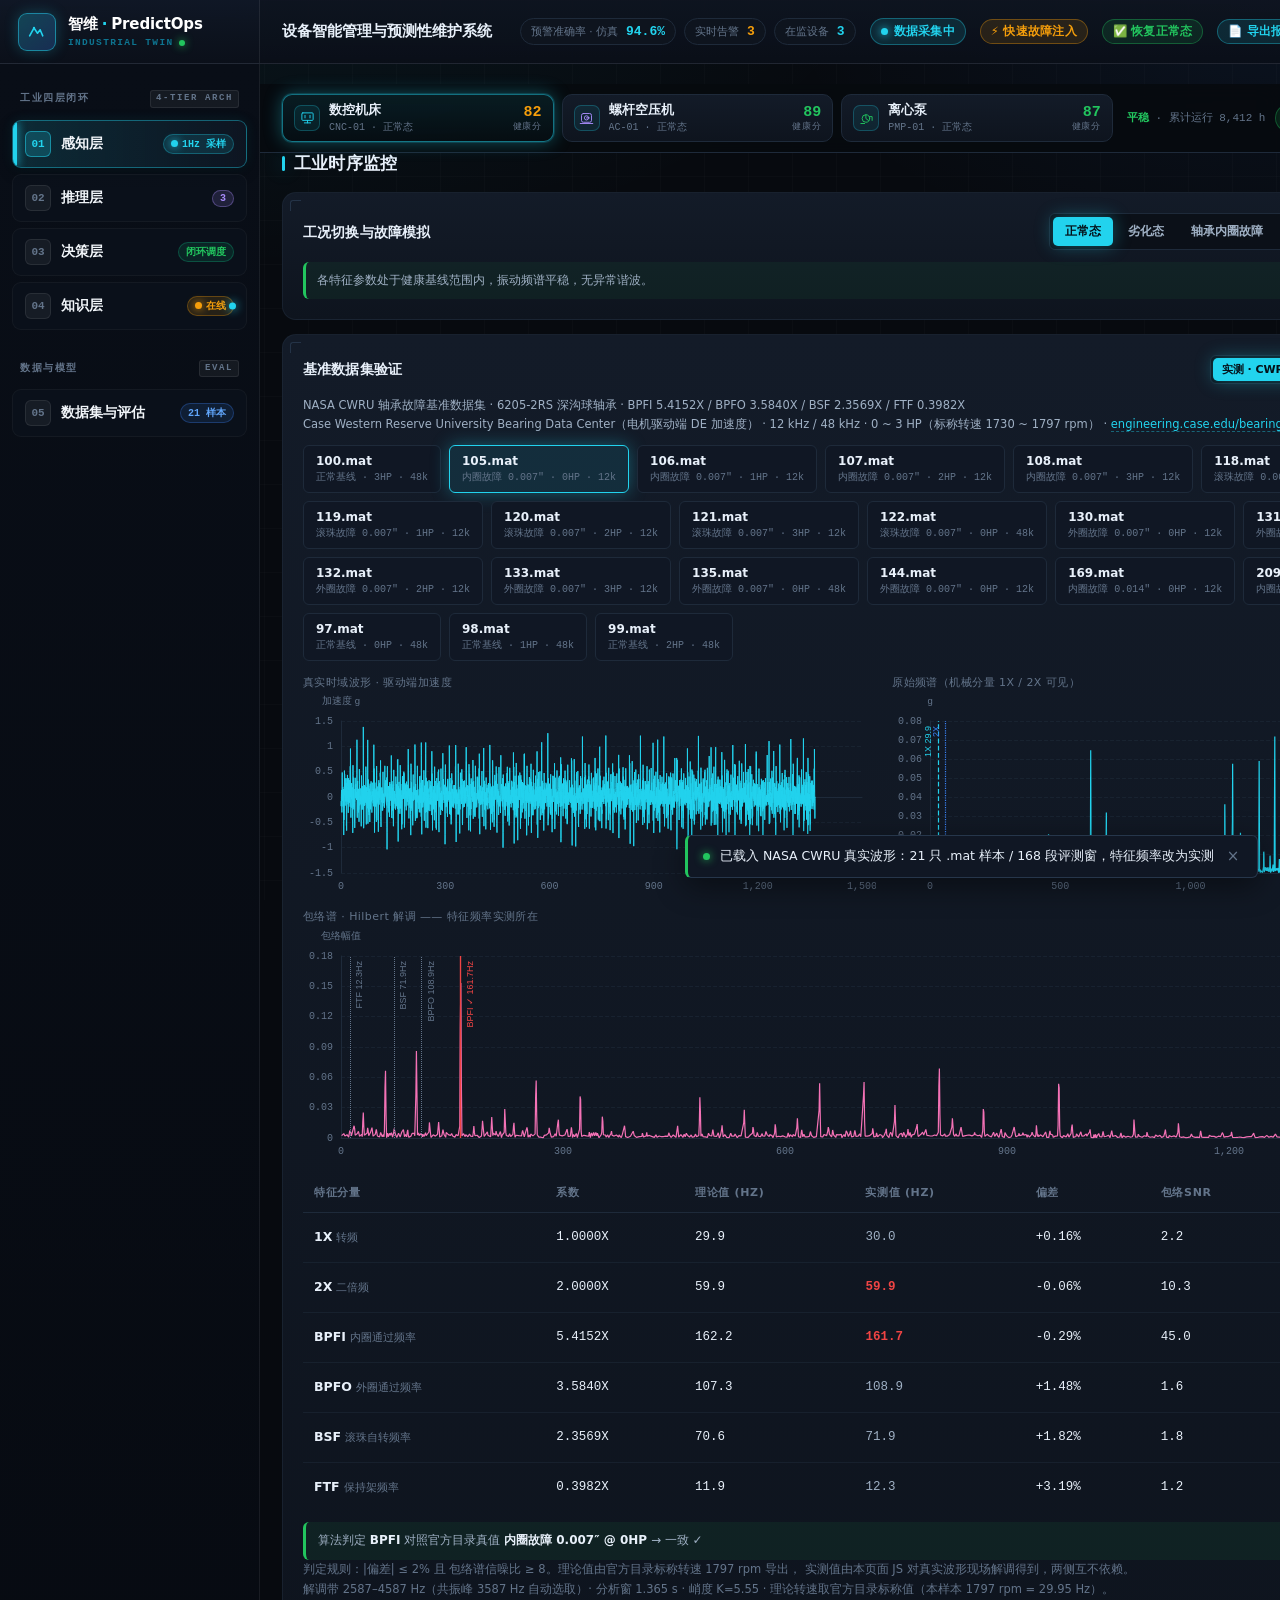
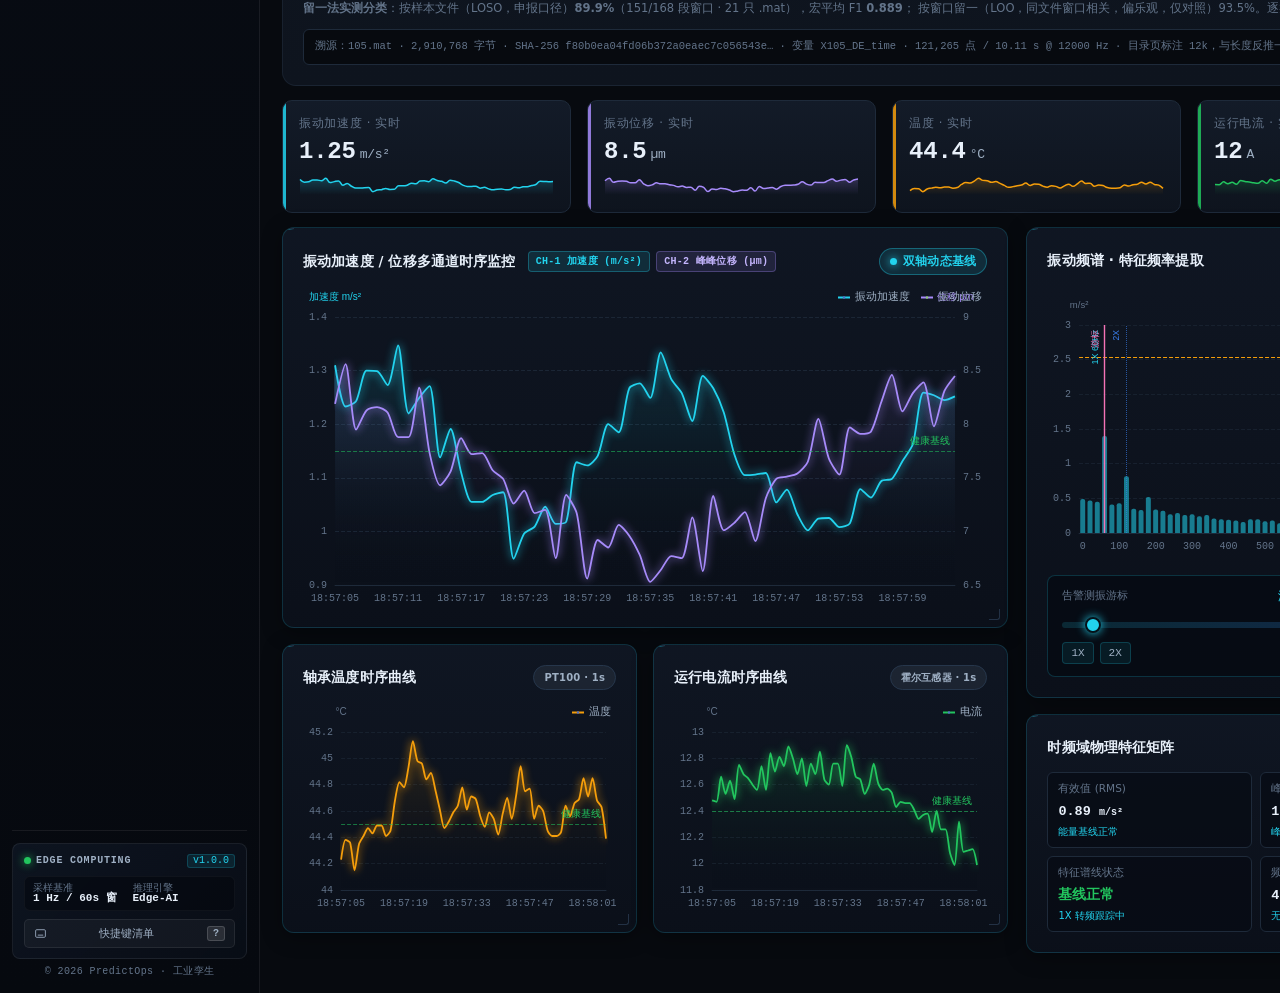
<file: index.html>
<!DOCTYPE html>
<html lang="zh-CN">
<head>
<meta charset="UTF-8" />
<meta name="viewport" content="width=device-width, initial-scale=1.0" />
<title>智维 PredictOps · 工业设备智能健康管理与预测性维护平台</title>
<meta name="description" content="面向制造业关键设备的智能管理与预测性维护系统，覆盖感知层、推理层、决策层与知识层。" />
<link rel="icon" href="data:image/svg+xml,%3Csvg xmlns='http://www.w3.org/2000/svg' viewBox='0 0 32 32'%3E%3Crect width='32' height='32' rx='7' fill='%230b1018'/%3E%3Cpath d='M8 20l6-9 4 6 3-4 3 7' stroke='%2322d3ee' stroke-width='2.2' fill='none' stroke-linecap='round' stroke-linejoin='round'/%3E%3C/svg%3E" />
<link rel="stylesheet" href="assets/core.css?v=20261010_v8" />
</head>
<body>
<div class="app">

  <!-- ================= 品牌区 ================= -->
  <div class="brand">
    <div class="brand-logo">
      <svg viewBox="0 0 24 24" fill="none" stroke="#22d3ee" stroke-width="1.8" stroke-linecap="round" stroke-linejoin="round">
        <path d="M3 17l5-9 4 6 3-4 3 7" /><circle cx="8" cy="8" r="1.3" fill="#22d3ee" stroke="none" />
      </svg>
    </div>
    <div class="brand-info">
      <div class="brand-name">智维<span>·</span>PredictOps</div>
      <div class="brand-sub">
        <span class="brand-sub-tag">INDUSTRIAL TWIN</span>
        <span class="brand-live-dot" title="系统引擎运行中"></span>
      </div>
    </div>
  </div>

  <!-- ================= 顶栏 ================= -->
  <header class="topbar">
    <div class="topbar-title">
      设备智能管理与预测性维护系统
    </div>
    <div class="topbar-spacer"></div>
    <div class="kpi-strip">
      <button class="kpi-chip" data-goto="dataset" title="仿真运行态指标（SimEngine 设定值，随工况漂移）· 点击查看真实数据集实测与仿真扩充集的分列口径"><em>预警准确率 · 仿真</em><b id="kpi-accuracy">94.6%</b></button>
      <button class="kpi-chip" data-goto="inference" title="查看最近预警事件流"><em>实时告警</em><b id="kpi-alerts">0</b></button>
      <button class="kpi-chip" data-goto="perception" title="查看在监设备"><em>在监设备</em><b id="kpi-devices">3</b></button>
    </div>
    <span class="pill pill-info" id="live-badge"><span class="dot pulse"></span>数据采集中</span>
    <button class="pill pill-warn" id="btn-quick-fault" title="一键注入轴承内圈故障并触发预警与工单（快捷键 F）">
      ⚡ 快速故障注入
    </button>
    <button class="pill pill-ok" id="btn-quick-normal" title="恢复正常态健康基线（快捷键 N）">
      ✅ 恢复正常态
    </button>
    <button class="pill pill-info" id="btn-topbar-export" title="导出维护分析报表">
      📄 导出报表
    </button>
    <button class="pill pill-info" id="btn-fullscreen" title="全屏演示模式">
      🖥 全屏演示
    </button>

    <span class="mono" id="clock" style="color:var(--txt-1);font-size:12.5px;min-width:64px;text-align:right">--:--:--</span>
  </header>

  <!-- ================= 侧边导航（最左列 · 工业数字孪生架构指挥舱） ================= -->
  <aside class="sidebar" aria-label="系统导航">
    <div class="nav-group-title">
      <span>工业四层闭环</span>
      <span class="badge">4-TIER ARCH</span>
    </div>

    <button class="nav-item active" data-view="perception" aria-current="page">
      <div class="nl-idx">01</div>
      <div class="nl-body">
        <div class="nl-head">
          <span class="nl-title">感知层</span>
          <span class="nl-en">Perception</span>
        </div>
        <div class="nl-desc">多维时序状态感知</div>
      </div>
      <div class="nl-status">
        <span class="nl-pill cyan"><span class="dot pulse"></span>1Hz 采样</span>
      </div>
    </button>

    <button class="nav-item" data-view="inference" aria-label="推理层 · 预测维护">
      <div class="nl-idx">02</div>
      <div class="nl-body">
        <div class="nl-head">
          <span class="nl-title">推理层</span>
          <span class="nl-en">Inference</span>
        </div>
        <div class="nl-desc">劣化预警与 RUL 推演</div>
      </div>
      <div class="nl-status">
        <span class="nl-pill purple" id="nav-alert-badge">0</span>
      </div>
    </button>

    <button class="nav-item" data-view="decision">
      <div class="nl-idx">03</div>
      <div class="nl-body">
        <div class="nl-head">
          <span class="nl-title">决策层</span>
          <span class="nl-en">Decision</span>
        </div>
        <div class="nl-desc">智能工单与备件流转</div>
      </div>
      <div class="nl-status">
        <span class="nl-pill green">闭环调度</span>
      </div>
    </button>

    <button class="nav-item" data-view="knowledge">
      <div class="nl-idx">04</div>
      <div class="nl-body">
        <div class="nl-head">
          <span class="nl-title">知识层</span>
          <span class="nl-en">Knowledge</span>
        </div>
        <div class="nl-desc">维修知识库与 Copilot</div>
      </div>
      <div class="nl-status">
        <span class="nl-pill amber"><span class="dot pulse"></span>在线</span>
      </div>
    </button>

    <div class="nav-group-title" style="margin-top:14px">
      <span>数据与模型</span>
      <span class="badge">EVAL</span>
    </div>

    <button class="nav-item" data-view="dataset">
      <div class="nl-idx">05</div>
      <div class="nl-body">
        <div class="nl-head">
          <span class="nl-title">数据集与评估</span>
          <span class="nl-en">Benchmark</span>
        </div>
        <div class="nl-desc">NASA CWRU / 混淆矩阵</div>
      </div>
      <div class="nl-status">
        <span class="nl-pill blue">21 样本</span>
      </div>
    </button>

    <div class="sidebar-foot">
      <div class="sf-hud-box">
        <div class="sf-hud-head">
          <span class="sf-hud-label"><span class="dot pulse" style="color:var(--green)"></span>EDGE COMPUTING</span>
          <span class="sf-hud-ver">v1.0.0</span>
        </div>
        <div class="sf-hud-grid">
          <div class="sf-hud-item">
            <span class="k">采样基准</span>
            <span class="v mono">1 Hz / 60s 窗</span>
          </div>
          <div class="sf-hud-item">
            <span class="k">推理引擎</span>
            <span class="v mono">Edge-AI</span>
          </div>
        </div>
        <button class="sf-kbd-btn" id="btn-shortcuts" title="查看键盘快捷键（? ）">
          <svg viewBox="0 0 24 24" width="13" height="13" fill="none" stroke="currentColor" stroke-width="1.6"><rect x="3" y="5" width="18" height="14" rx="2"/><path d="M7 15h10M7 9h.01M11 9h.01M15 9h.01M7 12h.01M11 12h.01M15 12h.01"/></svg>
          快捷键清单 <span class="mono kbd-tag">?</span>
        </button>
      </div>
      <div class="sf-copy">© 2026 PredictOps · 工业孪生</div>
    </div>
  </aside>

  <!-- ================= 主内容区 ================= -->
  <main class="main">

    <!-- ======== 全局设备上下文条（跨视图可见） ======== -->
    <div class="context-bar" id="context-bar">
      <div class="device-strip" id="device-strip" role="group" aria-label="选择监控设备"><!-- JS 渲染 --></div>
      <div class="ctx-right">
        <span class="ctx-trend mono" id="m-trend">趋势：--</span>
        <span id="state-banner" class="pill pill-ok"><span class="dot"></span>正常态</span>
        <button class="btn btn-sm" id="btn-pause" aria-pressed="false" title="暂停 / 继续实时数据流（快捷键 空格）">
          <svg viewBox="0 0 24 24" fill="none" stroke="currentColor" stroke-width="1.8" stroke-linecap="round"><path d="M9 6v12M15 6v12"/></svg>
          <span id="pause-label">暂停</span>
        </button>
      </div>
    </div>

    <!-- ======== 感知层 ======== -->
    <section class="view active" id="view-perception">
      <div class="section-head">
        <h2>工业时序监控</h2>
        <p>采集振动（加速度/位移）、温度、电流信号，建立设备健康基线</p>
        <div class="spacer"></div>
        <span class="pill pill-muted">健康分 <b id="m-health" class="mono" style="margin-left:5px">--</b></span>
      </div>

      <div class="panel">
        <div class="panel-head">
          <h3>工况切换与故障模拟</h3>
          <span class="sub">模拟数控机床 / 空压机 / 离心泵的轴承内圈、外圈故障等典型工况</span>
          <div class="spacer"></div>
          <div class="segmented" id="state-selector"><!-- JS 渲染 --></div>
        </div>
        <div class="note" id="state-desc">各特征参数处于健康基线范围内，振动频谱平稳，无异常谐波。</div>
      </div>

      <div class="panel mt" id="dataset-panel"><!-- JS 渲染：基准数据集验证 --></div>

      <div class="grid g-4 mt">
        <div class="metric metric-compact">
          <div class="metric-label">振动加速度 · 实时</div>
          <div class="metric-value"><span id="m-acc">--</span><small>m/s²</small></div>
          <div class="spark" id="spark-acc"></div>
          <div class="spark-label"><span>近 60s</span><span>基线 ±0.2</span></div>
        </div>
        <div class="metric metric-compact is-violet">
          <div class="metric-label">振动位移 · 实时</div>
          <div class="metric-value"><span id="m-disp">--</span><small>µm</small></div>
          <div class="spark" id="spark-disp"></div>
          <div class="spark-label"><span>近 60s</span><span>峰峰值监测</span></div>
        </div>
        <div class="metric metric-compact is-amber">
          <div class="metric-label">温度 · 实时</div>
          <div class="metric-value"><span id="m-temp">--</span><small>°C</small></div>
          <div class="spark" id="spark-temp"></div>
          <div class="spark-label"><span>近 60s</span><span>阈值 70 / 95 °C</span></div>
        </div>
        <div class="metric metric-compact is-green">
          <div class="metric-label">运行电流 · 实时</div>
          <div class="metric-value"><span id="m-current">--</span><small>A</small></div>
          <div class="spark" id="spark-current"></div>
          <div class="spark-label"><span>近 60s</span><span>负载波动监测</span></div>
        </div>
      </div>

      <div class="g-master-split mt">
        <!-- 左侧主时序监控区 -->
        <div class="left-main-stack">
          <div class="panel panel-hud-left">
            <div class="panel-head">
              <div class="panel-head-left">
                <h3>振动加速度 / 位移多通道时序监控</h3>
                <div class="hud-channel-tags">
                  <span class="hud-ch-tag ch-acc">CH-1 加速度 (m/s²)</span>
                  <span class="hud-ch-tag ch-disp">CH-2 峰峰位移 (µm)</span>
                </div>
              </div>
              <div class="spacer"></div>
              <span class="pill pill-info"><span class="dot pulse"></span>双轴动态基线</span>
            </div>
            <div class="chart" id="chart-vib" style="height:320px"></div>
          </div>

          <div class="grid g-2">
            <div class="panel panel-hud-left">
              <div class="panel-head">
                <h3>轴承温度时序曲线</h3>
                <div class="spacer"></div>
                <span class="pill pill-muted" style="font-size:10px">PT100 · 1s</span>
              </div>
              <div class="chart chart-sm" id="chart-temp" style="height:210px"></div>
            </div>
            <div class="panel panel-hud-left">
              <div class="panel-head">
                <h3>运行电流时序曲线</h3>
                <div class="spacer"></div>
                <span class="pill pill-muted" style="font-size:10px">霍尔互感器 · 1s</span>
              </div>
              <div class="chart chart-sm" id="chart-current" style="height:210px"></div>
            </div>
          </div>
        </div>

        <!-- 右侧专业频域诊断与特征分析列 -->
        <div class="right-col-stack">
          <div class="panel hud-spectrum-panel">
            <div class="panel-head">
              <h3>振动频谱 · 特征频率提取</h3>
              <div class="spacer"></div>
              <span class="pill pill-ok" style="font-size:10px">包络解调实时谱</span>
            </div>
            <div class="chart" id="chart-spectrum" style="height:260px"></div>
            <div class="hud-cursor-box">
              <div class="hud-cursor-readout">
                <span class="lbl" style="font-size:11px;color:var(--txt-2)">告警测振游标</span>
                <span class="cursor-readout" id="spec-cursor-readout">拖动游标查看频点幅值</span>
              </div>
              <input type="range" class="hud-cursor-track" id="spec-cursor" min="0" max="1000" step="20" value="60" aria-label="频谱游标频率（Hz）" />
              <div class="hud-cursor-snaps" id="spec-snap" role="group" aria-label="游标快速定位"></div>
            </div>
          </div>

          <div class="panel">
            <div class="panel-head">
              <h3>时频域物理特征矩阵</h3>
              <div class="spacer"></div>
              <span class="pill pill-muted" style="font-size:10px">实时提取</span>
            </div>
            <div class="matrix-grid" id="matrix-features">
              <!-- JS 实时更新 -->
            </div>
          </div>
        </div>
      </div>
    </section>

    <!-- ======== 推理层 ======== -->
    <section class="view" id="view-inference">
      <div class="section-head">
        <h2>预测性维护推理</h2>
        <p>故障早期预警 · 健康指数量化 · 剩余寿命（RUL）推演</p>
        <div class="spacer"></div>
        <span id="infer-state-badge" class="pill pill-ok"><span class="dot pulse"></span>--</span>
      </div>

      <div class="grid g-3">
        <div class="metric is-amber">
          <div class="metric-label">最近预警提前量</div>
          <div class="metric-value"><span id="i-lead">--</span><small>h</small></div>
          <div class="metric-foot" id="i-alert-src">暂无预警记录</div>
        </div>
        <div class="metric is-violet">
          <div class="metric-label">最近预警置信度</div>
          <div class="metric-value"><span id="i-conf">--</span><small>%</small></div>
        </div>
        <div class="metric is-cyan">
          <div class="metric-label">RUL 剩余寿命预测</div>
          <div class="metric-value" id="i-rul">--</div>
        </div>
      </div>

      <div class="g-master-split mt">
        <!-- 左侧核心预测区 -->
        <div class="left-main-stack">
          <div class="grid g-2">
            <div class="panel panel-hud-left">
              <div class="panel-head">
                <h3>健康指数评估</h3>
                <div class="spacer"></div>
                <button class="btn btn-sm btn-ghost" id="btn-score-detail">
                  <svg viewBox="0 0 24 24" fill="none" stroke="currentColor" stroke-width="1.6" stroke-linecap="round"><path d="M12 16v-4M12 8h.01M21 12a9 9 0 11-18 0 9 9 0 0118 0z"/></svg>
                  评分依据
                </button>
              </div>
              <div class="chart chart-gauge" id="chart-gauge" style="height:280px"></div>
              <div class="note" id="infer-feature" style="margin-top:4px">频谱无异常特征频率，各维度指标正常</div>
            </div>

            <div class="panel panel-hud-left">
              <div class="panel-head">
                <h3>健康五维雷达评估</h3>
                <div class="spacer"></div>
                <span class="pill pill-info" style="font-size:10px">多维特征归一</span>
              </div>
              <div class="chart chart-gauge" id="chart-radar" style="height:280px"></div>
            </div>
          </div>

          <div class="panel panel-hud-left">
            <div class="panel-head">
              <h3>剩余使用寿命（RUL）衰减预测</h3>
              <div class="spacer"></div>
              <span class="pill pill-ok" id="rul-badge">RUL --</span>
            </div>
            <div class="chart chart-xl" id="chart-rul" style="height:310px"></div>
          </div>

          <div class="panel panel-hud-left">
            <div class="panel-head">
              <h3>全厂设备健康管理台账</h3>
              <div class="spacer"></div>
              <span class="pill pill-info" style="font-size:10px">动态排查</span>
            </div>
            <div class="table-wrap" id="health-table"></div>
          </div>
        </div>

        <!-- 右侧智能预警决策专列 -->
        <div class="right-col-stack">
          <div class="panel">
            <div class="panel-head">
              <h3>劣化趋势深度推演</h3>
              <div class="spacer"></div>
              <span class="pill pill-muted" style="font-size:10px">90天推演</span>
            </div>
            <div class="chart" id="chart-degrade" style="height:250px"></div>
          </div>

          <div class="panel">
            <div class="panel-head">
              <h3>实时早期预警事件流</h3>
              <div class="spacer"></div>
              <span class="pill pill-warn" style="font-size:10px"><span class="dot pulse"></span>自动捕获</span>
            </div>
            <div id="alert-list" class="alert-stream-v2">
              <div class="empty">暂无预警</div>
            </div>
          </div>
        </div>
      </div>
    </section>

    <!-- ======== 决策层 ======== -->
    <section class="view" id="view-decision">
      <div class="section-head">
        <h2>智能工单与备件流转</h2>
        <p>异常自动触发检修工单，联动备件库存与供应链，支持处置闭环</p>
        <div class="spacer"></div>
        <button class="btn btn-sm" id="btn-refresh">
          <svg viewBox="0 0 24 24" fill="none" stroke="currentColor" stroke-width="1.6" stroke-linecap="round"><path d="M20 11a8 8 0 10-2 5M20 5v6h-6"/></svg>
          刷新
        </button>
        <button class="btn btn-sm" id="btn-export">
          <svg viewBox="0 0 24 24" fill="none" stroke="currentColor" stroke-width="1.6" stroke-linecap="round" stroke-linejoin="round"><path d="M12 3v12M7 10l5 5 5-5M5 21h14"/></svg>
          导出维护分析报表
        </button>
        <button class="btn btn-sm btn-primary" id="btn-demo-wo">
          <svg viewBox="0 0 24 24" fill="none" stroke="currentColor" stroke-width="1.6" stroke-linecap="round"><path d="M12 5v14M5 12h14"/></svg>
          模拟异常触发工单
        </button>
      </div>

      <div class="grid g-4">
        <div class="metric is-amber">
          <div class="metric-label">待处理 / 处理中</div>
          <div class="metric-value" id="d-pending">0</div>
          <div class="metric-foot">自动派工 + 人工受理</div>
        </div>
        <div class="metric is-green">
          <div class="metric-label">已完成 / 已闭环</div>
          <div class="metric-value" id="d-done">0</div>
          <div class="metric-foot">闭环率 <b id="d-closerate">100%</b></div>
        </div>
        <div class="metric is-red">
          <div class="metric-label">备件告急项</div>
          <div class="metric-value" id="d-lowparts">0</div>
          <div class="metric-foot">低于安全库存</div>
        </div>
        <div class="metric is-violet">
          <div class="metric-label">供应链预警</div>
          <div class="metric-value" id="d-chain">0</div>
          <div class="metric-foot">库存偏低 / 交期风险</div>
        </div>
      </div>

      <div class="g-master-split mt">
        <!-- 左侧工单调度主区 -->
        <div class="left-main-stack">
          <div class="panel panel-hud-left">
            <div class="panel-head">
              <h3>智能检修工单调度中心</h3>
              <div class="spacer"></div>
              <div class="segmented segmented-xs" id="wo-filter" role="group" aria-label="工单状态筛选"></div>
            </div>
            <div class="wo-list" id="wo-list"><div class="empty">暂无工单</div></div>
          </div>

          <div class="grid g-2">
            <div class="panel panel-hud-left">
              <div class="panel-head">
                <h3>工单流转状态分布</h3>
                <div class="spacer"></div>
                <span class="pill pill-muted" style="font-size:10px">闭环率跟踪</span>
              </div>
              <div class="chart chart-sm" id="chart-wopie" style="height:230px"></div>
            </div>
            <div class="panel panel-hud-left">
              <div class="panel-head">
                <h3>备件库容总体水位</h3>
                <div class="spacer"></div>
                <span class="pill pill-muted" style="font-size:10px">库存分布</span>
              </div>
              <div class="chart chart-parts" id="chart-parts" style="height:230px"></div>
            </div>
          </div>
        </div>

        <!-- 右侧备件与供应链保障专列 -->
        <div class="right-col-stack">
          <div class="panel">
            <div class="panel-head">
              <h3>关键备件实时库存水位看板</h3>
              <div class="spacer"></div>
              <span class="pill pill-ok" style="font-size:10px">动态水位联动</span>
            </div>
            <div id="parts-table">
              <!-- 由 app.js 渲染带有彩色水位条的高级备件卡片列表 -->
            </div>
          </div>

          <div class="panel">
            <div class="panel-head">
              <h3>供应链在途预警与交期雷达</h3>
              <div class="spacer"></div>
              <span class="pill pill-amber" style="font-size:10px">采购保障</span>
            </div>
            <div class="timeline" id="supply-chain"><div class="empty">供应链状态正常</div></div>
          </div>
        </div>
      </div>
    </section>

    <!-- ======== 知识层 ======== -->
    <section class="view" id="view-knowledge">
      <div class="section-head">
        <h2>设备维修知识库与智能问答</h2>
        <p>内置典型故障排查知识，支持自然语言结构化诊断</p>
      </div>

      <div class="grid g-kb">
        <div class="panel panel-hud-left">
          <div class="panel-head">
            <h3>维修知识库检索</h3>
            <div class="spacer"></div>
            <span class="pill pill-info" style="font-size:10px">SOP 规程</span>
          </div>
          <div class="kb-tags mb" id="kb-tags"></div>
          <div class="kb-list" id="kb-list"></div>
        </div>

        <div class="panel">
          <div class="panel-head">
            <h3>智能诊断问答</h3>
            <span class="sub">自然语言 · 结构化诊断方案</span>
            <div class="spacer"></div>
            <span class="pill pill-info"><span class="dot pulse"></span>在线</span>
            <button class="btn btn-sm btn-ghost" id="btn-chat-clear" title="清空对话记录">
              <svg viewBox="0 0 24 24" fill="none" stroke="currentColor" stroke-width="1.6" stroke-linecap="round" stroke-linejoin="round"><path d="M3 6h18M8 6V4h8v2M6 6l1 14h10l1-14M10 11v6M14 11v6"/></svg>
              清空
            </button>
          </div>
          <div class="quick-ask mb">
            <button data-ask="轴承温度过高排查SOP">
              <svg viewBox="0 0 24 24" fill="none" stroke="currentColor" stroke-width="1.8" stroke-linecap="round"><path d="M12 3v3M12 18v3M3 12h3M18 12h3M6 6l2 2M16 16l2 2M18 6l-2 2M8 16l-2 2"/><circle cx="12" cy="12" r="3.2"/></svg>
              轴承温度过高排查SOP
            </button>
            <button data-ask="离心泵振动超标诊断">
              <svg viewBox="0 0 24 24" fill="none" stroke="currentColor" stroke-width="1.8" stroke-linecap="round"><path d="M3 16l4-8 4 5 3-4 3 5 4-6"/></svg>
              离心泵振动超标诊断
            </button>
            <button data-ask="当前健康最差设备是谁？">
              <svg viewBox="0 0 24 24" fill="none" stroke="currentColor" stroke-width="1.8" stroke-linecap="round"><path d="M12 3l2.6 5.6L21 9.4l-4.5 4.2L17.7 20 12 16.9 6.3 20l1.2-6.4L3 9.4l6.4-.8z"/></svg>
              当前健康最差设备是谁？
            </button>
            <button data-ask="NASA CWRU 轴承故障特征如何判断？">
              <svg viewBox="0 0 24 24" fill="none" stroke="currentColor" stroke-width="1.8" stroke-linecap="round"><circle cx="12" cy="12" r="3"/><path d="M12 2v3M12 19v3M2 12h3M19 12h3"/></svg>
              NASA CWRU 轴承故障特征如何判断？
            </button>
            <button data-ask="设备综合健康分是如何计算的？">
              <svg viewBox="0 0 24 24" fill="none" stroke="currentColor" stroke-width="1.8" stroke-linecap="round"><path d="M4 19h16M6 19V9M12 19V5M18 19v-7"/></svg>
              设备综合健康分是如何计算的？
            </button>
            <button data-ask="空压机排气温度报警怎么处理？">空压机排气温度报警</button>
            <button data-ask="有哪些备件库存告急？">备件库存告急</button>
            <button data-ask="当前预警准确率和误报率多少？">预警指标</button>
          </div>
          <div class="chat">
            <div class="chat-log" id="chat-log" aria-live="polite"></div>
            <form class="chat-input" id="chat-form" autocomplete="off">
              <label class="sr-only" for="chat-input">输入设备故障问题</label>
              <input id="chat-input" type="text" placeholder="输入设备故障问题，如：数控机床主轴振动异常如何处理？（/ 快速聚焦）" />
              <button class="btn btn-primary" type="submit">
                <svg viewBox="0 0 24 24" fill="none" stroke="currentColor" stroke-width="1.7" stroke-linecap="round" stroke-linejoin="round"><path d="M22 2L11 13M22 2l-7 20-4-9-9-4 20-7z"/></svg>
                发送
              </button>
            </form>
          </div>
        </div>
      </div>
    </section>

    <!-- ======== 数据集与评估 ======== -->
    <section class="view" id="view-dataset">
      <div class="section-head">
        <h2>数据集与模型评估</h2>
        <p>样本规模佐证 · 混淆矩阵 · 分类指标 · 预警提前时间分布</p>
      </div>
      <div id="eval-root"><!-- 由 eval.js 渲染 --></div>
    </section>

  </main>
</div>

<!-- ================= 抽屉 ================= -->
<div class="drawer-mask" id="drawer-mask"></div>
<aside class="drawer" id="drawer" role="dialog" aria-modal="true" aria-labelledby="drawer-title">
  <div class="drawer-head">
    <h3 id="drawer-title">工单详情</h3>
    <button class="drawer-close" id="drawer-close" aria-label="关闭详情面板">
      <svg viewBox="0 0 24 24" width="15" height="15" fill="none" stroke="currentColor" stroke-width="2" stroke-linecap="round"><path d="M6 6l12 12M18 6L6 18"/></svg>
    </button>
  </div>
  <div class="drawer-body" id="drawer-body"></div>
</aside>

<div class="toast-wrap" id="toast-wrap" role="status" aria-live="polite" aria-label="系统通知"></div>

<!-- ================= 通用模态框 ================= -->
<div class="modal-mask" id="modal-mask"></div>
<div class="modal" id="modal" role="dialog" aria-modal="true" aria-labelledby="modal-title">
  <div class="modal-head">
    <h3 id="modal-title"></h3>
    <button class="drawer-close" id="modal-close" aria-label="关闭弹窗">
      <svg viewBox="0 0 24 24" width="15" height="15" fill="none" stroke="currentColor" stroke-width="2" stroke-linecap="round"><path d="M6 6l12 12M18 6L6 18"/></svg>
    </button>
  </div>
  <div class="modal-body" id="modal-body"></div>
</div>

<script src="assets/echarts.min.js?v=20261005_v6"></script>
<script src="assets/data.js?v=20261005_v6"></script>
<script src="assets/dsp.js?v=20261005_v6"></script>
<script src="assets/dataset.js?v=20261005_v6"></script>
<script src="assets/cwru.js?v=20261005_v6"></script>
<script src="assets/knowledge.js?v=20261005_v6"></script>
<script src="assets/charts.js?v=20261005_v6"></script>
<script src="assets/eval.js?v=20261005_v6"></script>
<script src="assets/app.js?v=20261005_v6"></script>
</body>
</html>
</file>
<file: assets/core.css>
:root {
  --bg-0: #070a0f;
  --bg-1: #0b1018;
  --bg-2: #101724;
  --bg-3: #16202f;
  --panel: #0e141e;
  --panel-2: #131b28;
  --line: #1e2a3a;
  --line-2: #26364b;
  --txt-0: #e8f0fa;
  --txt-1: #9fb0c4;
  --txt-2: #63748a;
  --cyan: #22d3ee;
  --cyan-dim: #0e7490;
  --blue: #3b82f6;
  --green: #22c55e;
  --amber: #f59e0b;
  --red: #ef4444;
  --violet: #a78bfa;
  --pink: #f472b6;
  --ok: var(--green);
  --warn: var(--amber);
  --danger: var(--red);
  --radius: 10px;
  --radius-sm: 6px;
  --font: "Inter", "HarmonyOS Sans SC", "PingFang SC", "Microsoft YaHei", system-ui, -apple-system, sans-serif;
  --mono: "JetBrains Mono", "SFMono-Regular", "SF Mono", Consolas, "Liberation Mono", monospace;
  --shadow: 0 8px 30px rgba(0, 0, 0, 0.45);
  --glow-cyan: 0 0 18px rgba(34, 211, 238, 0.35);
}

* { box-sizing: border-box; margin: 0; padding: 0; }

html { -webkit-text-size-adjust: 100%; }

body {
  font-family: var(--font);
  background: var(--bg-0);
  color: var(--txt-0);
  font-size: 14px;
  line-height: 1.5;
  min-height: 100vh;
  overflow-x: hidden;
  background-image:
    radial-gradient(1200px 600px at 15% -10%, rgba(34, 211, 238, 0.07), transparent 60%),
    radial-gradient(900px 500px at 100% 0%, rgba(59, 130, 246, 0.08), transparent 55%),
    linear-gradient(rgba(255, 255, 255, 0.016) 1px, transparent 1px),
    linear-gradient(90deg, rgba(255, 255, 255, 0.016) 1px, transparent 1px);
  background-size: auto, auto, 44px 44px, 44px 44px;
  background-attachment: fixed;
}

::-webkit-scrollbar { width: 9px; height: 9px; }
::-webkit-scrollbar-track { background: transparent; }
::-webkit-scrollbar-thumb { background: #22303f; border-radius: 6px; }
::-webkit-scrollbar-thumb:hover { background: #2e4054; }

a { color: inherit; text-decoration: none; }
button { font-family: inherit; cursor: pointer; border: none; background: none; color: inherit; }
input, select, textarea { font-family: inherit; }

.mono { font-family: var(--mono); font-variant-numeric: tabular-nums; }

/* ============ 应用骨架 ============ */
.app {
  display: grid;
  grid-template-columns: 260px 1fr;
  grid-template-rows: 64px 1fr;
  grid-template-areas: "brand topbar" "sidebar main";
  min-height: 100vh;
}

/* ---- 顶部品牌区 ---- */
.brand {
  grid-area: brand;
  display: flex;
  align-items: center;
  gap: 12px;
  padding: 0 18px;
  border-right: 1px solid rgba(255, 255, 255, 0.08);
  border-bottom: 1px solid rgba(255, 255, 255, 0.08);
  background: linear-gradient(180deg, rgba(16, 24, 38, 0.96), rgba(11, 16, 26, 0.98));
  backdrop-filter: blur(10px);
}
.brand-logo {
  width: 38px; height: 38px; border-radius: 9px;
  background: linear-gradient(135deg, rgba(34, 211, 238, 0.25), rgba(59, 130, 246, 0.25));
  border: 1px solid rgba(34, 211, 238, 0.5);
  display: grid; place-items: center;
  box-shadow: 0 0 14px rgba(34, 211, 238, 0.25);
  flex: none;
}
.brand-logo svg { width: 21px; height: 21px; }
.brand-info { display: flex; flex-direction: column; min-width: 0; }
.brand-name { font-size: 15px; font-weight: 800; letter-spacing: -0.01em; color: #ffffff; display: flex; align-items: center; gap: 4px; }
.brand-name span { color: var(--cyan); }
.brand-sub { display: flex; align-items: center; gap: 6px; margin-top: 1px; }
.brand-sub-tag { font-family: var(--mono); font-size: 9.5px; letter-spacing: 0.14em; color: var(--cyan-dim); font-weight: 700; text-transform: uppercase; }
.brand-live-dot { width: 6px; height: 6px; border-radius: 50%; background: var(--green); box-shadow: 0 0 8px var(--green); display: inline-block; }

.topbar {
  grid-area: topbar;
  display: flex;
  align-items: center;
  gap: 14px;
  padding: 0 22px;
  border-bottom: 1px solid rgba(255, 255, 255, 0.08);
  background: linear-gradient(180deg, rgba(14, 20, 32, 0.95), rgba(10, 15, 24, 0.98));
}
.topbar-title { font-size: 15px; font-weight: 600; }
.topbar-title small { color: var(--txt-2); font-weight: 400; margin-left: 10px; font-size: 12px; }
.topbar-spacer { flex: 1; }

.kpi-strip { display: flex; gap: 10px; }
.kpi-chip {
  display: flex; align-items: center; gap: 8px;
  padding: 6px 12px;
  background: var(--panel);
  border: 1px solid var(--line);
  border-radius: 999px;
  font-size: 12px;
  white-space: nowrap;
}
.kpi-chip b { font-family: var(--mono); color: var(--cyan); font-size: 13px; }
.kpi-chip em { font-style: normal; color: var(--txt-2); }

.pill {
  display: inline-flex; align-items: center; gap: 6px;
  padding: 4px 10px; border-radius: 999px;
  font-size: 11.5px; font-weight: 600; letter-spacing: 0.02em;
  border: 1px solid transparent;
}
.pill-ok { color: var(--green); background: rgba(34, 197, 94, 0.12); border-color: rgba(34, 197, 94, 0.35); }
.pill-warn { color: var(--amber); background: rgba(245, 158, 11, 0.12); border-color: rgba(245, 158, 11, 0.35); }
.pill-danger { color: var(--red); background: rgba(239, 68, 68, 0.13); border-color: rgba(239, 68, 68, 0.4); }
.pill-info { color: var(--cyan); background: rgba(34, 211, 238, 0.12); border-color: rgba(34, 211, 238, 0.35); }
.pill-muted { color: var(--txt-1); background: rgba(148, 163, 184, 0.1); border-color: var(--line-2); }

.dot { width: 7px; height: 7px; border-radius: 50%; background: currentColor; box-shadow: 0 0 8px currentColor; }
.pulse { animation: pulse 1.6s ease-in-out infinite; }
@keyframes pulse { 0%, 100% { opacity: 1; } 50% { opacity: 0.35; } }

/* ---- 侧边导航舱（最左列） ---- */
.sidebar {
  grid-area: sidebar;
  border-right: 1px solid rgba(255, 255, 255, 0.07);
  background: linear-gradient(180deg, #090e17 0%, #06090f 100%);
  padding: 16px 12px;
  display: flex; flex-direction: column; gap: 6px;
  position: relative;
}
.nav-group-title {
  display: flex; align-items: center; justify-content: space-between;
  padding: 10px 8px 6px;
  font-size: 10px; font-family: var(--mono); font-weight: 700;
  letter-spacing: 0.16em; text-transform: uppercase;
  color: var(--txt-2);
}
.nav-group-title .badge {
  font-size: 9px; padding: 1px 5px; border-radius: 3px;
  background: rgba(255, 255, 255, 0.05); color: var(--txt-2);
  border: 1px solid rgba(255, 255, 255, 0.08);
}
.nav-item {
  display: flex; align-items: center; gap: 10px;
  padding: 10px 12px;
  border-radius: 9px;
  color: var(--txt-1);
  font-size: 13px;
  font-weight: 500;
  border: 1px solid rgba(255, 255, 255, 0.04);
  background: rgba(14, 21, 33, 0.45);
  transition: all 0.2s cubic-bezier(0.16, 1, 0.3, 1);
  position: relative;
  text-align: left; width: 100%;
  cursor: pointer;
  overflow: hidden;
}
.nav-item:hover {
  background: rgba(22, 33, 51, 0.7);
  border-color: rgba(255, 255, 255, 0.12);
  color: #ffffff;
  transform: translateX(2px);
}
.nav-item.active {
  background: linear-gradient(90deg, rgba(34, 211, 238, 0.15) 0%, rgba(14, 22, 35, 0.9) 100%);
  border-color: rgba(34, 211, 238, 0.4);
  color: #ffffff;
  box-shadow: 0 4px 14px rgba(0, 0, 0, 0.35), 0 0 12px rgba(34, 211, 238, 0.1);
}
.nav-item.active::before {
  content: ""; position: absolute; left: 0; top: 0; bottom: 0; width: 3.5px;
  background: var(--cyan); border-radius: 0 3px 3px 0;
  box-shadow: 0 0 10px var(--cyan);
}

/* 导航项分层主题色定制 */
.nav-item[data-view="inference"].active {
  background: linear-gradient(90deg, rgba(167, 139, 250, 0.15) 0%, rgba(14, 22, 35, 0.9) 100%);
  border-color: rgba(167, 139, 250, 0.45);
}
.nav-item[data-view="inference"].active::before { background: #a78bfa; box-shadow: 0 0 10px #a78bfa; }

.nav-item[data-view="decision"].active {
  background: linear-gradient(90deg, rgba(16, 185, 129, 0.15) 0%, rgba(14, 22, 35, 0.9) 100%);
  border-color: rgba(16, 185, 129, 0.45);
}
.nav-item[data-view="decision"].active::before { background: #10b981; box-shadow: 0 0 10px #10b981; }

.nav-item[data-view="knowledge"].active {
  background: linear-gradient(90deg, rgba(245, 158, 11, 0.15) 0%, rgba(14, 22, 35, 0.9) 100%);
  border-color: rgba(245, 158, 11, 0.45);
}
.nav-item[data-view="knowledge"].active::before { background: #f59e0b; box-shadow: 0 0 10px #f59e0b; }

.nav-item[data-view="dataset"].active {
  background: linear-gradient(90deg, rgba(59, 130, 246, 0.15) 0%, rgba(14, 22, 35, 0.9) 100%);
  border-color: rgba(59, 130, 246, 0.45);
}
.nav-item[data-view="dataset"].active::before { background: #3b82f6; box-shadow: 0 0 10px #3b82f6; }

/* 层级卡片内部结构 */
.nl-idx {
  width: 26px; height: 26px; border-radius: 6px;
  display: grid; place-items: center;
  font-family: var(--mono); font-size: 11px; font-weight: 800;
  background: rgba(255, 255, 255, 0.05);
  border: 1px solid rgba(255, 255, 255, 0.08);
  color: var(--txt-2); flex: none;
  transition: all 0.2s ease;
}
.nav-item:hover .nl-idx { border-color: rgba(255, 255, 255, 0.2); color: var(--txt-0); }
.nav-item[data-view="perception"].active .nl-idx { background: rgba(34, 211, 238, 0.2); border-color: rgba(34, 211, 238, 0.5); color: #22d3ee; }
.nav-item[data-view="inference"].active .nl-idx { background: rgba(167, 139, 250, 0.2); border-color: rgba(167, 139, 250, 0.5); color: #a78bfa; }
.nav-item[data-view="decision"].active .nl-idx { background: rgba(16, 185, 129, 0.2); border-color: rgba(16, 185, 129, 0.5); color: #34d399; }
.nav-item[data-view="knowledge"].active .nl-idx { background: rgba(245, 158, 11, 0.2); border-color: rgba(245, 158, 11, 0.5); color: #fbbf24; }
.nav-item[data-view="dataset"].active .nl-idx { background: rgba(59, 130, 246, 0.2); border-color: rgba(59, 130, 246, 0.5); color: #60a5fa; }

.nl-body { display: flex; flex-direction: column; justify-content: center; min-width: 0; flex: 1; }
.nl-head { display: flex; align-items: baseline; flex-wrap: nowrap; gap: 6px; }
.nl-title { font-size: 14px; font-weight: 700; color: #f1f5f9; white-space: nowrap; flex: none; }
/* 最左列单行化：英文行与描述行不再展示，避免两行小字（用户明确要求） */
.nl-en { display: none; }
.nl-desc { display: none; }
.nav-item:hover .nl-desc { color: var(--txt-1); }
.nav-item.active .nl-desc { color: var(--txt-1); }

.nl-status { margin-left: auto; flex: none; }
.nl-pill {
  font-family: var(--mono); font-size: 10px; font-weight: 600;
  padding: 2px 7px; border-radius: 999px;
  display: inline-flex; align-items: center; gap: 4px;
  border: 1px solid transparent;
}
.nl-pill.cyan { background: rgba(34, 211, 238, 0.12); color: var(--cyan); border-color: rgba(34, 211, 238, 0.3); }
.nl-pill.purple { background: rgba(167, 139, 250, 0.14); color: var(--violet); border-color: rgba(167, 139, 250, 0.35); }
.nl-pill.green { background: rgba(16, 185, 129, 0.12); color: var(--green); border-color: rgba(16, 185, 129, 0.3); }
.nl-pill.amber { background: rgba(245, 158, 11, 0.12); color: var(--amber); border-color: rgba(245, 158, 11, 0.3); }
.nl-pill.blue { background: rgba(59, 130, 246, 0.12); color: #60a5fa; border-color: rgba(59, 130, 246, 0.3); }

/* 警报徽章 hot 状态 */
.nl-pill.hot, #nav-alert-badge.hot {
  background: rgba(239, 68, 68, 0.22) !important;
  color: #ff6b81 !important;
  border-color: rgba(239, 68, 68, 0.5) !important;
  box-shadow: 0 0 10px rgba(239, 68, 68, 0.3);
  animation: pulse 1.6s ease-in-out infinite;
}

/* 侧边栏底部 HUD 卡片 */
.sidebar-foot {
  margin-top: auto; padding-top: 14px;
  border-top: 1px solid rgba(255, 255, 255, 0.07);
}
.sf-hud-box {
  background: linear-gradient(135deg, rgba(16, 24, 38, 0.75), rgba(9, 14, 23, 0.85));
  border: 1px solid rgba(255, 255, 255, 0.07);
  border-radius: 8px; padding: 10px 11px;
  display: flex; flex-direction: column; gap: 8px;
}
.sf-hud-head {
  display: flex; align-items: center; justify-content: space-between;
}
.sf-hud-label {
  font-family: var(--mono); font-size: 10px; font-weight: 700;
  letter-spacing: 0.08em; color: var(--txt-1);
  display: flex; align-items: center; gap: 5px;
}
.sf-hud-ver {
  font-family: var(--mono); font-size: 10px; color: var(--cyan);
  background: rgba(34, 211, 238, 0.1); padding: 1px 5px; border-radius: 3px;
  border: 1px solid rgba(34, 211, 238, 0.2);
}
.sf-hud-grid {
  display: grid; grid-template-columns: 1fr 1fr; gap: 6px;
  background: rgba(4, 8, 14, 0.6); border-radius: 6px; padding: 6px 8px;
  border: 1px solid rgba(255, 255, 255, 0.04);
}
.sf-hud-item {
  display: flex; flex-direction: column;
}
.sf-hud-item .k { font-size: 9.5px; color: var(--txt-2); }
.sf-hud-item .v { font-size: 11px; font-weight: 600; color: var(--txt-0); margin-top: 1px; }
.sf-kbd-btn {
  display: flex; align-items: center; justify-content: space-between;
  width: 100%; padding: 6px 9px; border-radius: 5px;
  background: rgba(255, 255, 255, 0.04); border: 1px solid rgba(255, 255, 255, 0.08);
  font-size: 11px; color: var(--txt-1); cursor: pointer;
  transition: all 0.16s ease;
}
.sf-kbd-btn:hover {
  background: rgba(34, 211, 238, 0.1); border-color: rgba(34, 211, 238, 0.3);
  color: var(--cyan);
}
.sf-kbd-btn .kbd-tag {
  background: rgba(255, 255, 255, 0.1); border-radius: 3px;
  padding: 1px 5px; font-size: 10px; font-weight: 700;
  border: 1px solid rgba(255, 255, 255, 0.15);
}
.sf-copy {
  text-align: center; font-size: 10px; color: var(--txt-2); margin-top: 8px;
  font-family: var(--mono); letter-spacing: 0.04em;
}

/* ---- 主内容区 ---- */
.main {
  grid-area: main;
  padding: 20px 22px 40px;
  overflow-x: hidden;
}
.view { display: none; animation: fade 0.35s ease; }
.view.active { display: block; }
@keyframes fade { from { opacity: 0; transform: translateY(8px); } to { opacity: 1; transform: none; } }

.section-head {
  display: flex; align-items: flex-end; gap: 14px;
  margin: 4px 0 16px;
}
.section-head h2 { font-size: 17px; font-weight: 700; letter-spacing: 0.01em; }
.section-head h2::before {
  content: ""; display: inline-block; width: 3px; height: 15px; margin-right: 9px;
  background: var(--cyan); border-radius: 2px; vertical-align: -2px; box-shadow: var(--glow-cyan);
}
.section-head p { color: var(--txt-2); font-size: 12.5px; padding-bottom: 1px; }
.section-head .spacer { flex: 1; }

.grid { display: grid; gap: 14px; }
.g-2 { grid-template-columns: repeat(2, minmax(0, 1fr)); }
.g-3 { grid-template-columns: repeat(3, minmax(0, 1fr)); }
.g-4 { grid-template-columns: repeat(4, minmax(0, 1fr)); }
.g-32 { grid-template-columns: 1.6fr 1fr; }
.g-23 { grid-template-columns: 1fr 1.55fr; }
.mt { margin-top: 14px; }
.mb { margin-bottom: 14px; }

/* ---- 面板 ---- */
.panel {
  background: linear-gradient(180deg, var(--panel-2), var(--panel));
  border: 1px solid var(--line);
  border-radius: var(--radius);
  padding: 15px 16px;
  position: relative;
}
.panel::before, .panel::after {
  content: ""; position: absolute; width: 10px; height: 10px;
  border-color: var(--line-2); border-style: solid; opacity: 0.9;
}
.panel::before { top: 7px; left: 7px; border-width: 1px 0 0 1px; border-radius: 3px 0 0 0; }
.panel::after { bottom: 7px; right: 7px; border-width: 0 1px 1px 0; border-radius: 0 0 3px 0; }
.panel-head {
  display: flex; align-items: center; gap: 10px; margin-bottom: 12px;
}
.panel-head h3 { font-size: 13.5px; font-weight: 600; letter-spacing: 0.01em; }
.panel-head .sub { color: var(--txt-2); font-size: 11.5px; }
.panel-head .spacer { flex: 1; }

.chart { width: 100%; height: 240px; }
.chart-sm { height: 200px; }
.chart-lg { height: 300px; }
.chart-xl { height: 340px; }

/* ---- 指标卡 ---- */
.metric {
  background: linear-gradient(180deg, var(--panel-2), var(--panel));
  border: 1px solid var(--line);
  border-radius: var(--radius);
  padding: 14px 16px;
  position: relative;
  overflow: hidden;
}
.metric::after {
  content: ""; position: absolute; left: 0; top: 0; bottom: 0; width: 3px;
  background: var(--cyan); opacity: 0.85;
}
.metric.is-green::after { background: var(--green); }
.metric.is-amber::after { background: var(--amber); }
.metric.is-red::after { background: var(--red); }
.metric.is-violet::after { background: var(--violet); }
.metric-label { font-size: 11.5px; color: var(--txt-2); letter-spacing: 0.04em; margin-bottom: 8px; }
.metric-value { font-family: var(--mono); font-size: 26px; font-weight: 700; line-height: 1; letter-spacing: -0.01em; }
.metric-value small { font-size: 13px; font-weight: 500; color: var(--txt-1); margin-left: 4px; }
.metric-foot { margin-top: 9px; font-size: 11.5px; color: var(--txt-2); display: flex; align-items: center; gap: 6px; }
.metric-foot .up { color: var(--green); }
.metric-foot .down { color: var(--red); }
.metric .spark { height: 34px; margin-top: 8px; }
.metric .spark-label { display: flex; justify-content: space-between; font-size: 10px; color: var(--txt-2); margin-top: 3px; font-family: var(--mono); }

/* ---- 频谱告警游标 ---- */
.cursor-bar { display: flex; align-items: center; gap: 12px; margin-top: 12px; padding-top: 12px; border-top: 1px solid var(--line); }
.cursor-bar .lbl { font-size: 11.5px; color: var(--txt-2); white-space: nowrap; }
.cursor-bar input[type="range"] {
  flex: 1; height: 4px; -webkit-appearance: none; appearance: none;
  background: linear-gradient(90deg, var(--cyan-dim), var(--bg-3));
  border-radius: 4px; outline: none;
}
.cursor-bar input[type="range"]::-webkit-slider-thumb {
  -webkit-appearance: none; appearance: none; width: 14px; height: 14px; border-radius: 50%;
  background: var(--cyan); cursor: pointer; box-shadow: var(--glow-cyan); border: 2px solid #06121a;
}
.cursor-bar input[type="range"]::-moz-range-thumb {
  width: 14px; height: 14px; border-radius: 50%; background: var(--cyan); cursor: pointer; border: 2px solid #06121a;
}
.cursor-readout {
  font-family: var(--mono); font-size: 11.5px; color: var(--cyan);
  min-width: 168px; text-align: right; white-space: nowrap;
}
.cursor-readout b { color: var(--txt-0); }

/* ---- 最近预警事件流 ---- */
.alert-stream { display: flex; flex-direction: column; gap: 10px; max-height: 380px; overflow-y: auto; padding-right: 4px; }
.alert-row {
  border: 1px solid var(--line); border-radius: var(--radius-sm);
  background: var(--panel); padding: 11px 13px; border-left: 3px solid var(--amber);
  transition: all 0.16s ease;
}
.alert-row:hover { border-color: var(--line-2); }
.alert-row.critical { border-left-color: var(--red); }
.alert-row .ar-top { display: flex; align-items: center; gap: 9px; margin-bottom: 7px; }
.alert-row .ar-time { font-family: var(--mono); font-size: 11.5px; color: var(--txt-2); }
.alert-row .ar-device { font-size: 13px; font-weight: 600; }
.alert-row .ar-id { font-family: var(--mono); font-size: 10.5px; color: var(--txt-2); }
.alert-row .ar-fields { display: grid; grid-template-columns: repeat(3, minmax(0, 1fr)); gap: 8px; }
.alert-row .ar-field { background: var(--bg-1); border: 1px solid var(--line); border-radius: 5px; padding: 6px 9px; }
.alert-row .ar-field .k { font-size: 10px; color: var(--txt-2); display: block; margin-bottom: 2px; }
.alert-row .ar-field .v { font-family: var(--mono); font-size: 13px; font-weight: 700; color: var(--cyan); }
.alert-row .ar-field .v.danger { color: var(--red); }
.alert-row .ar-field .v.warn { color: var(--amber); }

/* ---- 工单成本条 ---- */
.wo-cost { display: flex; gap: 8px; flex-wrap: wrap; margin-top: 9px; }
.wo-cost .ci {
  flex: 1; min-width: 120px; background: var(--bg-1); border: 1px solid var(--line);
  border-radius: 5px; padding: 7px 10px;
}
.wo-cost .ci .k { font-size: 10px; color: var(--txt-2); display: block; margin-bottom: 2px; }
.wo-cost .ci .v { font-family: var(--mono); font-size: 14px; font-weight: 700; color: var(--cyan); }
.wo-cost .ci.hi .v { color: var(--amber); }

/* ---- 快捷提问胶囊 ---- */
.quick-ask { display: flex; gap: 8px; flex-wrap: wrap; }
.quick-ask button {
  display: inline-flex; align-items: center; gap: 6px;
  font-size: 11.5px; padding: 7px 13px; border-radius: 999px;
  background: linear-gradient(135deg, rgba(34,211,238,0.10), rgba(59,130,246,0.08));
  border: 1px solid rgba(34, 211, 238, 0.32); color: var(--txt-0);
  transition: all 0.16s ease;
}
.quick-ask button:hover { border-color: var(--cyan); box-shadow: var(--glow-cyan); transform: translateY(-1px); }
.quick-ask button svg { width: 12px; height: 12px; color: var(--cyan); }

/* ---- 基准数据集面板 ---- */
.ds-meta { display: flex; flex-direction: column; gap: 7px; margin-bottom: 10px; }
.ds-meta-row { display: flex; gap: 10px; font-size: 12px; }
.ds-meta-row .k { color: var(--txt-2); min-width: 64px; flex: none; }
.ds-meta-row .v { color: var(--txt-0); }
.ds-samples { display: flex; flex-wrap: wrap; gap: 8px; }
.ds-sample {
  display: flex; flex-direction: column; gap: 2px; padding: 8px 12px;
  border: 1px solid var(--line); border-radius: var(--radius-sm);
  background: var(--bg-2); text-align: left; transition: all 0.16s ease;
}
.ds-sample:hover { border-color: var(--cyan-dim); background: var(--bg-3); }
.ds-sample.active { border-color: var(--cyan); background: rgba(34, 211, 238, 0.1); box-shadow: var(--glow-cyan); }
.ds-sample-label { font-size: 12px; font-weight: 600; }
.ds-sample-meta { font-size: 10px; color: var(--txt-2); font-family: var(--mono); }


/* ---- 通用模态框 ---- */
.modal-mask {
  position: fixed; inset: 0; background: rgba(3, 6, 10, 0.72); backdrop-filter: blur(3px);
  opacity: 0; pointer-events: none; transition: opacity 0.22s ease; z-index: 70;
}
.modal-mask.open { opacity: 1; pointer-events: auto; }
.modal {
  position: fixed; top: 50%; left: 50%;
  transform: translate(-50%, -46%) scale(0.98);
  width: min(760px, 94vw); max-height: 88vh;
  background: linear-gradient(180deg, var(--panel-2), var(--panel));
  border: 1px solid var(--line-2); border-radius: 12px;
  display: flex; flex-direction: column; box-shadow: var(--shadow);
  opacity: 0; pointer-events: none;
  transition: opacity 0.24s ease, transform 0.26s cubic-bezier(0.22, 1, 0.36, 1);
  z-index: 71;
}
.modal.open { opacity: 1; pointer-events: auto; transform: translate(-50%, -50%) scale(1); }
.modal-head { display: flex; align-items: center; gap: 12px; padding: 16px 20px; border-bottom: 1px solid var(--line); }
.modal-head h3 { font-size: 15px; font-weight: 700; flex: 1; line-height: 1.5; }
.modal-body { padding: 18px 20px; overflow-y: auto; }

/* ---- 评分依据 ---- */
.score-formula { background: var(--bg-0); border: 1px solid var(--line); border-radius: var(--radius-sm); padding: 14px 16px; margin-bottom: 16px; }
.sf-title { font-size: 12px; color: var(--txt-2); letter-spacing: 0.06em; margin-bottom: 8px; }
.sf-eq { font-size: 14px; color: var(--cyan); line-height: 2; word-break: break-word; }
.sf-eq b { color: var(--txt-0); font-size: 16px; }
.score-item { padding: 14px 0; border-bottom: 1px solid var(--line); }
.score-item:last-child { border-bottom: none; }
.si-head { display: flex; align-items: center; gap: 10px; margin-bottom: 9px; }
.si-name { font-size: 13px; font-weight: 600; }
.si-name em { font-style: normal; color: var(--txt-2); font-size: 11px; margin-left: 5px; }
.si-score { font-family: var(--mono); font-size: 20px; font-weight: 700; }
.si-score small { font-size: 11px; color: var(--txt-2); margin-left: 2px; }
.si-basis { font-size: 11.5px; color: var(--txt-1); margin-top: 9px; }
.si-basis b, .si-threshold b { color: var(--txt-0); }
.si-formula { margin-top: 7px; }
.si-threshold { font-size: 11.5px; color: var(--txt-2); margin-top: 5px; }


/* ---- 问答联想气泡 ---- */
.bubble-rel { width: 100%; max-width: 100%; }
.rel-title { font-size: 11.5px; color: var(--txt-2); margin-bottom: 9px; letter-spacing: 0.04em; }
.bubble-rel .quick-ask button { font-size: 11px; padding: 5px 11px; }

/* ================= 智能应用套件 ================= */
.track-tabs {
  display: grid; grid-template-columns: repeat(8, minmax(0, 1fr)); gap: 8px;
  margin-bottom: 16px;
}
.track-tab {
  display: flex; align-items: center; gap: 9px; text-align: left;
  padding: 10px 11px; border: 1px solid var(--line); border-radius: var(--radius-sm);
  background: linear-gradient(180deg, var(--panel-2), var(--panel));
  transition: all 0.16s ease; min-width: 0;
}
.track-tab:hover { border-color: var(--line-2); transform: translateY(-1px); }
.track-tab.active {
  border-color: rgba(34, 211, 238, 0.55);
  background: linear-gradient(180deg, rgba(34, 211, 238, 0.12), rgba(34, 211, 238, 0.02));
  box-shadow: 0 0 0 1px rgba(34, 211, 238, 0.15), var(--glow-cyan);
}
.tt-no { font-family: var(--mono); font-size: 15px; font-weight: 700; color: var(--cyan); flex: none; }
.track-tab.active .tt-no { color: var(--txt-0); }
.tt-body { display: flex; flex-direction: column; min-width: 0; }
.tt-name { font-size: 12px; font-weight: 600; white-space: nowrap; overflow: hidden; text-overflow: ellipsis; }
.tt-sub { font-size: 10px; color: var(--txt-2); white-space: nowrap; overflow: hidden; text-overflow: ellipsis; }

/* 智能体协同卡 */
.tr-agent { border: 1px solid var(--line); border-radius: var(--radius-sm); background: var(--bg-1); padding: 10px 11px; }
.tr-agent-top { display: flex; align-items: center; justify-content: space-between; margin-bottom: 5px; }
.tr-agent-code { font-family: var(--mono); font-size: 10px; color: var(--cyan); letter-spacing: 0.06em; }
.tr-agent-name { font-size: 12.5px; font-weight: 600; }
.tr-agent-role { font-size: 10.5px; color: var(--txt-2); margin-top: 2px; }
.tr-agent-load { font-size: 10px; color: var(--txt-2); font-family: var(--mono); margin-top: 4px; }

/* 图纸示例 */
.tr-drawing { background: var(--bg-0); border: 1px solid var(--line); border-radius: var(--radius-sm); padding: 10px; }
.tr-svg { width: 100%; height: auto; display: block; }

/* 跳转卡 */
.tr-jump {
  text-align: left; padding: 16px 18px; border: 1px solid var(--line); border-radius: var(--radius);
  background: linear-gradient(180deg, var(--panel-2), var(--panel)); transition: all 0.18s ease; width: 100%;
}
.tr-jump:hover { border-color: rgba(34, 211, 238, 0.5); box-shadow: var(--glow-cyan); transform: translateY(-2px); }
.tr-jump-top { display: flex; align-items: center; gap: 10px; margin-bottom: 8px; }
.tr-jump-name { font-size: 14px; font-weight: 700; flex: 1; }
.tr-jump-desc { font-size: 12px; color: var(--txt-1); line-height: 1.7; }
.tr-jump-go { margin-top: 12px; font-size: 12px; color: var(--cyan); font-weight: 600; }

/* NL2SQL */
.tr-sql { background: var(--bg-0); border: 1px solid var(--line); border-radius: var(--radius-sm); padding: 11px 13px; margin-bottom: 12px; }
.tr-sql-head { display: flex; align-items: center; gap: 10px; flex-wrap: wrap; }
.tr-sql-head .mono { color: var(--cyan); font-size: 12px; word-break: break-all; }
.tr-select {
  width: 100%; background: var(--bg-1); border: 1px solid var(--line); border-radius: var(--radius-sm);
  padding: 9px 12px; color: var(--txt-0); font-size: 12.5px; outline: none;
}
.tr-select:focus { border-color: var(--cyan-dim); }

/* 架构图 */
.tr-arch { display: flex; align-items: stretch; gap: 10px; }
.tr-arch-col { flex: 1; display: flex; flex-direction: column; gap: 8px; min-width: 0; }
.tr-arch-title { font-size: 11.5px; font-weight: 700; color: var(--cyan); letter-spacing: 0.05em; margin-bottom: 2px; text-align: center; }
.tr-arch-node {
  border: 1px solid var(--line); border-radius: var(--radius-sm); padding: 9px 11px;
  font-size: 12px; text-align: center; background: var(--bg-1);
}
.tr-arch-node.s1 { border-left: 3px solid var(--blue); }
.tr-arch-node.s2 { border-left: 3px solid var(--green); }
.tr-arch-arrow { display: grid; place-items: center; color: var(--cyan); font-size: 20px; flex: none; }
.tr-arch-core {
  flex: 1; border: 1px dashed rgba(34, 211, 238, 0.45); border-radius: var(--radius-sm);
  background: rgba(34, 211, 238, 0.05); padding: 12px; display: flex; flex-wrap: wrap; gap: 8px;
  align-content: center; justify-content: center;
}
.tr-arch-chip {
  font-size: 11px; padding: 6px 11px; border-radius: 999px;
  background: var(--bg-2); border: 1px solid rgba(34, 211, 238, 0.32); color: var(--txt-0);
}
.tr-arch-sub { font-size: 10.5px; color: var(--txt-2); text-align: center; }

@media (max-width: 1180px) {
  .track-tabs { grid-template-columns: repeat(4, minmax(0, 1fr)); }
}
@media (max-width: 820px) {
  .track-tabs { grid-template-columns: repeat(2, minmax(0, 1fr)); }
  .tr-arch { flex-direction: column; }
  .tr-arch-arrow { transform: rotate(90deg); }
}

/* ---- 设备选择卡 ---- */
.device-strip { display: grid; grid-template-columns: repeat(3, 1fr); gap: 12px; }
.device-card {
  display: flex; align-items: center; gap: 13px;
  padding: 13px 15px;
  background: linear-gradient(180deg, var(--panel-2), var(--panel));
  border: 1px solid var(--line);
  border-radius: var(--radius);
  transition: all 0.2s ease;
  text-align: left; width: 100%;
  position: relative;
}
.device-card:hover { border-color: var(--line-2); transform: translateY(-1px); }
.device-card.active {
  border-color: rgba(34, 211, 238, 0.5);
  background: linear-gradient(180deg, rgba(34, 211, 238, 0.09), rgba(34, 211, 238, 0.02));
  box-shadow: 0 0 0 1px rgba(34, 211, 238, 0.15), var(--glow-cyan);
}
.device-icon {
  width: 42px; height: 42px; border-radius: 9px; flex: none;
  display: grid; place-items: center;
  background: rgba(34, 211, 238, 0.08);
  border: 1px solid rgba(34, 211, 238, 0.25);
}
.device-icon svg { width: 22px; height: 22px; }
.device-meta { flex: 1; min-width: 0; }
.device-meta .name { font-size: 13.5px; font-weight: 600; }
.device-meta .code { font-size: 11px; color: var(--txt-2); font-family: var(--mono); margin-top: 1px; }
.device-state { text-align: right; }
.device-state .hi { font-family: var(--mono); font-size: 17px; font-weight: 700; }
.device-state .lbl { font-size: 10px; color: var(--txt-2); letter-spacing: 0.1em; }

/* ---- 按钮 / 分段控件 ---- */
.btn {
  display: inline-flex; align-items: center; gap: 7px;
  padding: 8px 14px; border-radius: var(--radius-sm);
  font-size: 12.5px; font-weight: 600;
  border: 1px solid var(--line-2);
  background: var(--bg-2); color: var(--txt-0);
  transition: all 0.16s ease;
}
.btn:hover { border-color: var(--cyan-dim); background: var(--bg-3); }
.btn-primary {
  background: linear-gradient(135deg, rgba(34, 211, 238, 0.9), rgba(59, 130, 246, 0.9));
  color: #04121a; border-color: transparent;
}
.btn-primary:hover { filter: brightness(1.1); background: linear-gradient(135deg, #22d3ee, #3b82f6); }
.btn-ghost { background: transparent; }
.btn-danger { border-color: rgba(239, 68, 68, 0.4); color: #fca5a5; }
.btn-sm { padding: 5px 10px; font-size: 11.5px; }
.btn svg { width: 14px; height: 14px; }

.segmented { display: inline-flex; background: var(--bg-1); border: 1px solid var(--line); border-radius: var(--radius-sm); padding: 3px; gap: 3px; flex-wrap: wrap; }
.segmented button {
  padding: 6px 12px; border-radius: 5px; font-size: 12px; font-weight: 600;
  color: var(--txt-1); transition: all 0.16s ease; white-space: nowrap;
}
.segmented button:hover { color: var(--txt-0); background: var(--bg-2); }
.segmented button.active { background: var(--cyan); color: #04121a; box-shadow: var(--glow-cyan); }
.segmented button.active[data-state="degraded"] { background: var(--amber); color: #1a1205; box-shadow: 0 0 16px rgba(245, 158, 11, 0.4); }
.segmented button.active[data-state="fault"] { background: var(--red); color: #1b0505; box-shadow: 0 0 16px rgba(239, 68, 68, 0.45); }

/* ---- 表格 ---- */
.table-wrap { overflow-x: auto; }
table.data { width: 100%; border-collapse: collapse; font-size: 12.5px; }
table.data th {
  text-align: left; padding: 9px 11px; color: var(--txt-2); font-weight: 600;
  font-size: 11px; letter-spacing: 0.06em; text-transform: uppercase;
  border-bottom: 1px solid var(--line); white-space: nowrap;
}
table.data td { padding: 10px 11px; border-bottom: 1px solid rgba(30, 42, 58, 0.55); vertical-align: middle; }
table.data tr:last-child td { border-bottom: none; }
table.data tbody tr { transition: background 0.15s ease; }
table.data tbody tr:hover { background: rgba(34, 211, 238, 0.04); }
table.data .mono { font-family: var(--mono); }

.bar-track { width: 88px; height: 6px; background: var(--bg-3); border-radius: 4px; overflow: hidden; display: inline-block; vertical-align: middle; }
.bar-fill { height: 100%; border-radius: 4px; background: var(--cyan); }
.bar-fill.ok { background: var(--green); }
.bar-fill.warn { background: var(--amber); }
.bar-fill.danger { background: var(--red); }

/* ---- 工单 ---- */
.wo-list { display: flex; flex-direction: column; gap: 10px; max-height: 560px; overflow-y: auto; padding-right: 4px; }
.wo-card {
  border: 1px solid var(--line); border-radius: var(--radius);
  background: var(--panel); padding: 13px 14px;
  border-left: 3px solid var(--txt-2);
  transition: all 0.18s ease;
}
.wo-card:hover { border-color: var(--line-2); }
.wo-card.pri-high { border-left-color: var(--red); }
.wo-card.pri-mid { border-left-color: var(--amber); }
.wo-card.pri-low { border-left-color: var(--green); }
.wo-card .wo-top { display: flex; align-items: center; gap: 9px; margin-bottom: 7px; }
.wo-card .wo-id { font-family: var(--mono); font-size: 12px; color: var(--cyan); font-weight: 600; }
.wo-card .wo-title { font-size: 13px; font-weight: 600; flex: 1; }
.wo-card .wo-body { font-size: 12px; color: var(--txt-1); line-height: 1.65; }
.wo-card .wo-body b { color: var(--txt-0); font-weight: 600; }
.wo-actions { display: flex; gap: 8px; margin-top: 11px; flex-wrap: wrap; }
.wo-flow { display: flex; align-items: center; gap: 5px; margin-top: 11px; flex-wrap: wrap; }
.flow-step {
  font-size: 10.5px; padding: 3px 9px; border-radius: 999px;
  background: var(--bg-3); color: var(--txt-2); border: 1px solid var(--line);
}
.flow-step.done { background: rgba(34, 197, 94, 0.13); color: var(--green); border-color: rgba(34, 197, 94, 0.3); }
.flow-step.now { background: rgba(34, 211, 238, 0.15); color: var(--cyan); border-color: rgba(34, 211, 238, 0.4); }
.flow-arrow { color: var(--txt-2); font-size: 11px; }

.empty { padding: 40px 16px; text-align: center; color: var(--txt-2); font-size: 12.5px; }
.empty svg { width: 34px; height: 34px; opacity: 0.4; margin-bottom: 10px; }

/* ---- 知识库 ---- */
.kb-tags { display: flex; gap: 8px; flex-wrap: wrap; }
.kb-tag {
  padding: 6px 13px; border-radius: 999px; font-size: 12px; font-weight: 500;
  background: var(--bg-2); border: 1px solid var(--line); color: var(--txt-1);
  transition: all 0.16s ease;
}
.kb-tag:hover { border-color: var(--line-2); color: var(--txt-0); }
.kb-tag.active { background: rgba(34, 211, 238, 0.13); border-color: rgba(34, 211, 238, 0.4); color: var(--cyan); }
.kb-list { display: flex; flex-direction: column; gap: 9px; max-height: 520px; overflow-y: auto; padding-right: 4px; }
.kb-item {
  padding: 12px 14px; border: 1px solid var(--line); border-radius: var(--radius-sm);
  background: var(--panel); cursor: pointer; transition: all 0.16s ease;
}
.kb-item:hover { border-color: var(--cyan-dim); background: var(--bg-2); }
.kb-item .t { font-size: 13px; font-weight: 600; margin-bottom: 5px; }
.kb-item .d { font-size: 11.5px; color: var(--txt-2); line-height: 1.6; }
.kb-item .tags { margin-top: 8px; display: flex; gap: 6px; flex-wrap: wrap; }
.kb-item .tags span { font-size: 10px; padding: 2px 8px; border-radius: 4px; background: var(--bg-3); color: var(--txt-2); border: 1px solid var(--line); }

/* ---- 聊天 ---- */
.chat { display: flex; flex-direction: column; height: 560px; }
.chat-log { flex: 1; overflow-y: auto; display: flex; flex-direction: column; gap: 13px; padding: 4px 4px 12px; }
.msg { display: flex; gap: 10px; max-width: 100%; }
.msg .avatar {
  width: 30px; height: 30px; border-radius: 8px; flex: none; display: grid; place-items: center;
  font-size: 11px; font-weight: 700;
}
.msg.ai .avatar { background: linear-gradient(135deg, rgba(34, 211, 238, 0.25), rgba(59, 130, 246, 0.25)); border: 1px solid rgba(34, 211, 238, 0.4); color: var(--cyan); }
.msg.user { flex-direction: row-reverse; }
.msg.user .avatar { background: var(--bg-3); border: 1px solid var(--line-2); color: var(--txt-1); }
.bubble {
  background: var(--panel-2); border: 1px solid var(--line);
  border-radius: 10px; padding: 11px 14px; font-size: 12.5px; line-height: 1.7;
  max-width: 82%; color: var(--txt-0);
}
.msg.user .bubble { background: rgba(34, 211, 238, 0.1); border-color: rgba(34, 211, 238, 0.3); }
.bubble .ans-title { font-weight: 700; color: var(--cyan); margin-bottom: 7px; font-size: 13px; }
.bubble ol, .bubble ul { margin: 4px 0 4px 18px; }
.bubble li { margin: 3px 0; }
.bubble b { color: var(--txt-0); }
.bubble .kv { margin: 6px 0; }
.bubble .kv .k { color: var(--txt-2); font-size: 11px; }
.bubble code { font-family: var(--mono); background: var(--bg-0); padding: 1px 6px; border-radius: 4px; color: var(--cyan); font-size: 11.5px; }

.chat-input { display: flex; gap: 9px; padding-top: 12px; border-top: 1px solid var(--line); }
.chat-input input {
  flex: 1; background: var(--bg-1); border: 1px solid var(--line); border-radius: var(--radius-sm);
  padding: 11px 14px; color: var(--txt-0); font-size: 13px; outline: none; transition: border 0.16s ease;
}
.chat-input input:focus { border-color: var(--cyan-dim); box-shadow: 0 0 0 3px rgba(34, 211, 238, 0.1); }
.chat-input input::placeholder { color: var(--txt-2); }
.chat-suggest { display: flex; gap: 8px; flex-wrap: wrap; margin-bottom: 10px; }
.chat-suggest button {
  font-size: 11.5px; padding: 6px 12px; border-radius: 999px;
  background: var(--bg-2); border: 1px solid var(--line); color: var(--txt-1); transition: all 0.15s ease;
}
.chat-suggest button:hover { border-color: var(--cyan-dim); color: var(--cyan); }

/* ---- 时间线 ---- */
.timeline { position: relative; padding-left: 20px; }
.timeline::before { content: ""; position: absolute; left: 5px; top: 4px; bottom: 4px; width: 1px; background: var(--line-2); }
.tl-item { position: relative; padding-bottom: 16px; }
.tl-item:last-child { padding-bottom: 0; }
.tl-item::before {
  content: ""; position: absolute; left: -19px; top: 4px; width: 9px; height: 9px;
  border-radius: 50%; background: var(--bg-0); border: 2px solid var(--cyan);
}
.tl-item.warn::before { border-color: var(--amber); }
.tl-item.danger::before { border-color: var(--red); }
.tl-item .tl-time { font-family: var(--mono); font-size: 11px; color: var(--txt-2); }
.tl-item .tl-text { font-size: 12.5px; margin-top: 3px; }

/* ---- 提示 / 抽屉 ---- */
.drawer-mask {
  position: fixed; inset: 0; background: rgba(3, 6, 10, 0.72); backdrop-filter: blur(3px);
  opacity: 0; pointer-events: none; transition: opacity 0.22s ease; z-index: 40;
}
.drawer-mask.open { opacity: 1; pointer-events: auto; }
.drawer {
  position: fixed; top: 0; right: 0; bottom: 0; width: min(560px, 92vw);
  background: var(--bg-1); border-left: 1px solid var(--line-2);
  transform: translateX(100%); transition: transform 0.28s cubic-bezier(0.22, 1, 0.36, 1);
  z-index: 41; display: flex; flex-direction: column;
}
.drawer.open { transform: none; }
.drawer-head { padding: 18px 20px; border-bottom: 1px solid var(--line); display: flex; align-items: center; gap: 12px; }
.drawer-head h3 { font-size: 15px; font-weight: 700; flex: 1; }
.drawer-body { padding: 18px 20px; overflow-y: auto; flex: 1; }
.drawer-close { width: 30px; height: 30px; border-radius: 7px; border: 1px solid var(--line); display: grid; place-items: center; color: var(--txt-1); }
.drawer-close:hover { border-color: var(--red); color: var(--red); }
.field { margin-bottom: 14px; }
.field label { display: block; font-size: 11.5px; color: var(--txt-2); margin-bottom: 6px; letter-spacing: 0.03em; }
.field input, .field select, .field textarea {
  width: 100%; background: var(--bg-0); border: 1px solid var(--line); border-radius: var(--radius-sm);
  padding: 9px 12px; color: var(--txt-0); font-size: 13px; outline: none;
}
.field textarea { resize: vertical; min-height: 76px; }
.field input:focus, .field select:focus, .field textarea:focus { border-color: var(--cyan-dim); }

.toast-wrap { position: fixed; right: 22px; bottom: 22px; display: flex; flex-direction: column; gap: 10px; z-index: 60; }
.toast {
  display: flex; align-items: center; gap: 10px;
  background: var(--bg-2); border: 1px solid var(--line-2); border-left: 3px solid var(--cyan);
  border-radius: var(--radius-sm); padding: 11px 15px; font-size: 12.5px; min-width: 260px;
  box-shadow: var(--shadow); animation: slideIn 0.28s ease;
}
.toast.ok { border-left-color: var(--green); }
.toast.warn { border-left-color: var(--amber); }
.toast.danger { border-left-color: var(--red); }
@keyframes slideIn { from { transform: translateX(30px); opacity: 0; } to { transform: none; opacity: 1; } }

.legend { display: flex; gap: 14px; flex-wrap: wrap; font-size: 11.5px; color: var(--txt-1); }
.legend span { display: inline-flex; align-items: center; gap: 6px; }
.legend i { width: 9px; height: 9px; border-radius: 2px; display: inline-block; }

.note { font-size: 11.5px; color: var(--txt-2); line-height: 1.7; }
.note b { color: var(--txt-1); }

@media (max-width: 1180px) {
  .g-4 { grid-template-columns: repeat(2, 1fr); }
  .g-3 { grid-template-columns: repeat(2, 1fr); }
  .g-32, .g-23 { grid-template-columns: 1fr; }
  .kpi-strip { display: none; }
}
@media (max-width: 820px) {
  .app { grid-template-columns: 1fr; grid-template-areas: "brand" "topbar" "sidebar" "main"; }
  .sidebar { flex-direction: row; overflow-x: auto; border-right: none; border-bottom: 1px solid var(--line); }
  .nav-label, .sidebar-foot { display: none; }
  .nav-item { white-space: nowrap; }
  .g-2, .g-3, .g-4, .device-strip { grid-template-columns: 1fr; }
  .main { padding: 14px; }
}

/* ================= 智能体应用补充样式 ================= */
.c3d { width: 100%; height: 300px; display: block; background: var(--bg-0); border: 1px solid var(--line); border-radius: var(--radius-sm); }
.field input[type="range"] {
  width: 100%; height: 4px; -webkit-appearance: none; appearance: none;
  background: linear-gradient(90deg, var(--cyan-dim), var(--bg-3));
  border-radius: 4px; outline: none; margin-top: 8px;
}
.field input[type="range"]::-webkit-slider-thumb {
  -webkit-appearance: none; appearance: none; width: 14px; height: 14px; border-radius: 50%;
  background: var(--cyan); cursor: pointer; box-shadow: var(--glow-cyan); border: 2px solid #06121a;
}
.field input[type="range"]::-moz-range-thumb {
  width: 14px; height: 14px; border-radius: 50%; background: var(--cyan); cursor: pointer; border: 2px solid #06121a;
}
.field label .mono { color: var(--cyan); }
.portal-grid { display: grid; grid-template-columns: repeat(4, minmax(0, 1fr)); gap: 14px; }
.portal-card { display: flex; flex-direction: column; gap: 10px; padding: 18px; border: 1px solid var(--line); border-radius: var(--radius); background: linear-gradient(180deg, var(--panel-2), var(--panel)); transition: all .18s ease; }
.portal-card:hover { border-color: rgba(34,211,238,.5); box-shadow: var(--glow-cyan); transform: translateY(-2px); }
.portal-no { font-family: var(--mono); font-size: 12px; color: var(--cyan); font-weight: 700; }
.portal-name { font-size: 15px; font-weight: 700; }
.portal-code { font-family: var(--mono); font-size: 10.5px; color: var(--txt-2); letter-spacing: .06em; }
.portal-desc { font-size: 12px; color: var(--txt-1); line-height: 1.65; min-height: 58px; }
.portal-kpis { display: grid; grid-template-columns: 1fr 1fr; gap: 6px; }
.portal-kpi { background: var(--bg-1); border: 1px solid var(--line); border-radius: 5px; padding: 6px 8px; }
.portal-kpi .k { font-size: 9.5px; color: var(--txt-2); display: block; }
.portal-kpi .v { font-family: var(--mono); font-size: 13px; font-weight: 700; color: var(--cyan); }
.portal-go { margin-top: 4px; text-align: center; padding: 8px; border-radius: var(--radius-sm); background: linear-gradient(135deg, rgba(34,211,238,.9), rgba(59,130,246,.9)); color: #04121a; font-weight: 700; font-size: 12.5px; }
.portal-go:hover { filter: brightness(1.08); }
@media (max-width: 1180px) { .portal-grid { grid-template-columns: repeat(2, minmax(0,1fr)); } }
@media (max-width: 820px) { .portal-grid { grid-template-columns: 1fr; } }

/* ================= 简洁大气重构（predict） ================= */
/* 一、全局减字：仅折叠静态装饰文案，交互反馈类文本见下方 ID 级例外 */
.metric-foot { display: none; }
/* 预警来源标识不可折叠：否则「最近预警」两张卡会被误读为当前设备数据 */
#i-alert-src { display: flex; }
.section-head p { display: none; }
.panel-head .sub { display: none; }
.view .note { display: none; }
#view-dataset .note { display: block; }
/* 工况切换说明 / 频谱特征结论是点击后的即时反馈，必须可见 */
#state-desc, #infer-feature { display: block; }
.nav-label { display: none; }
.sidebar-foot { font-size: 0; line-height: 1; padding-top: 12px; }
.sidebar-foot > span { font-size: 11.5px; }
.spark-label { display: none; }
.kb-item .d { display: none; }
.alert-row .ar-id { display: none; }

/* 顶栏单行，不换行 */
.topbar { flex-wrap: nowrap; }
.topbar-title { white-space: nowrap; }
.kpi-chip { white-space: nowrap; }
.kpi-chip em { font-size: 11px; }
.topbar .pill { white-space: nowrap; }
.topbar .kpi-strip { gap: 8px; }

/* 二、大数字化与留白 */
.metric { padding: 18px 20px; }
.metric-value { font-size: 36px; }
.metric-label { font-size: 11.5px; letter-spacing: 0.06em; }
.grid { gap: 16px; }
.panel { padding: 20px; border-radius: 14px; border-color: rgba(30, 42, 58, 0.6); }
table.data { font-size: 12.5px; }
table.data td { padding: 12px 11px; }
table.data th { padding: 11px 11px; }

/* 三、各模块特点强化 */
.metric-compact { padding: 14px 16px; }
.metric-compact .metric-value { font-size: 24px; }
.metric-compact .spark { height: 26px; margin-top: 8px; }
.g-vib { grid-template-columns: 1.9fr 1fr; }
.g-gauge { grid-template-columns: 1.4fr 1fr 1fr; }
.chart-gauge { height: 320px; }
.g-wo { grid-template-columns: 1.45fr 1fr; }
.g-kb { grid-template-columns: 0.82fr 2fr; }

.wo-card { border-left-width: 5px; padding: 16px 18px; }
.wo-card .wo-title { font-size: 15px; font-weight: 700; }
.wo-card .wo-id { font-size: 12.5px; }
.wo-list { gap: 14px; }
.wo-actions .btn { padding: 9px 16px; font-size: 13px; }

.chat { height: auto; min-height: 360px; }
.chat-log { min-height: 300px; }
.quick-ask button { font-size: 13px; padding: 9px 16px; }
.kb-item { padding: 11px 13px; }

.ds-summary { display: flex; align-items: center; gap: 12px; flex-wrap: wrap; padding: 4px 0 2px; }
.ds-summary-text { font-size: 12.5px; color: var(--txt-1); font-family: var(--mono); }

@media (max-width: 1180px) {
  .g-vib, .g-gauge, .g-wo, .g-kb { grid-template-columns: 1fr; }
}
.ds-formula { font-size: 11.5px; color: var(--txt-2); line-height: 1.7; }

/* 减字补充（提高优先级覆盖既有更具体选择器） */
.metric .spark-label { display: none; }
.kb-item .t { font-size: 14px; }
#supply-chain .tl-time { display: none; }
#supply-chain { max-height: 300px; overflow-y: auto; }

/* ================= 交互体验优化层 ================= */

/* ---- 无障碍基础设施 ---- */
.sr-only {
  position: absolute; width: 1px; height: 1px; padding: 0; margin: -1px;
  overflow: hidden; clip: rect(0 0 0 0); white-space: nowrap; border: 0;
}
:focus-visible {
  outline: 2px solid var(--cyan);
  outline-offset: 2px;
  border-radius: 4px;
}
table.data tr:focus-visible, .alert-row:focus-visible, .kb-item:focus-visible { outline-offset: -2px; }

/* ---- 全局设备上下文条（跨视图常驻） ---- */
.context-bar {
  position: sticky; top: 0; z-index: 30;
  display: flex; align-items: center; gap: 14px;
  margin: -20px -22px 16px; padding: 10px 22px;
  background: rgba(7, 10, 15, 0.9);
  backdrop-filter: blur(10px);
  border-bottom: 1px solid var(--line);
}
.context-bar[hidden] { display: none; }
.context-bar .device-strip { display: flex; gap: 8px; flex: 1; min-width: 0; }
.context-bar .device-card {
  flex: 1 1 0; min-width: 0; gap: 9px;
  padding: 7px 11px; border-radius: 10px;
}
.context-bar .device-icon { width: 26px; height: 26px; border-radius: 7px; }
.context-bar .device-icon svg { width: 15px; height: 15px; }
.context-bar .device-meta .name { font-size: 12.5px; white-space: nowrap; overflow: hidden; text-overflow: ellipsis; display: block; }
.context-bar .device-meta .code {
  font-size: 10px; margin-top: 1px; white-space: nowrap; overflow: hidden; text-overflow: ellipsis; display: block;
}
.context-bar .device-state .hi { font-size: 15px; }
.context-bar .device-state .lbl { font-size: 8.5px; letter-spacing: 0.08em; display: block; }
.device-card.lv-1 { border-color: rgba(245, 158, 11, 0.42); }
.device-card.lv-2 { border-color: rgba(239, 68, 68, 0.5); }
.device-card.lv-2 .device-icon { border-color: rgba(239, 68, 68, 0.4); background: rgba(239, 68, 68, 0.08); }
.ctx-right { display: flex; align-items: center; gap: 10px; flex: none; }
.ctx-trend { font-size: 11px; color: var(--txt-2); white-space: nowrap; }
.ctx-trend b { font-family: var(--mono); }
body.is-paused .pulse { animation: none; opacity: 0.55; }
#btn-pause[aria-pressed="true"] { border-color: var(--amber); color: var(--amber); background: rgba(245, 158, 11, 0.1); }

/* ---- 即时反馈文本 ---- */
#state-desc, #infer-feature {
  margin-top: 4px; padding: 8px 11px; border-radius: var(--radius-sm);
  border-left: 3px solid var(--green); background: rgba(34, 197, 94, 0.06);
  font-size: 12px; color: var(--txt-1);
  transition: border-color 0.25s ease, background 0.25s ease;
}
#state-desc.lv-1, #infer-feature.lv-1 { border-left-color: var(--amber); background: rgba(245, 158, 11, 0.07); }
#state-desc.lv-2, #infer-feature.lv-2 { border-left-color: var(--red); background: rgba(239, 68, 68, 0.07); }

/* ---- 顶栏 KPI 可点击跳转 ---- */
.kpi-chip { transition: all 0.16s ease; }
button.kpi-chip:hover { border-color: var(--cyan-dim); background: var(--bg-2); transform: translateY(-1px); }
.kpi-chip.alert b { color: var(--amber); }
.kpi-chip:active { transform: translateY(0); }

/* ---- 导航未读 / 告警热态 ---- */
.nav-item.has-new::after {
  content: ""; position: absolute; right: 10px; top: 50%; transform: translateY(-50%);
  width: 7px; height: 7px; border-radius: 50%; background: var(--cyan);
  box-shadow: 0 0 10px var(--cyan); animation: pulse 1.6s ease-in-out infinite;
}
.nav-badge.hot {
  background: rgba(239, 68, 68, 0.18); color: var(--red);
  border-color: rgba(239, 68, 68, 0.45); animation: pulse 1.6s ease-in-out infinite;
}

/* ---- 紧凑分段控件（工单筛选 / 游标定位） ---- */
.segmented-xs { padding: 2px; gap: 2px; }
.segmented-xs button { padding: 4px 9px; font-size: 11px; border-radius: 5px; }
.segmented-xs button b { font-family: var(--mono); margin-left: 4px; color: var(--cyan); font-weight: 700; }
.segmented-xs button.active b { color: inherit; }
.cursor-bar { flex-wrap: wrap; }

/* ---- 可交互行 / 卡片 ---- */
table.data tr[data-focus-device] { cursor: pointer; }
table.data tr.row-active td { background: rgba(34, 211, 238, 0.06); }
table.data tr.row-active td:first-child { box-shadow: inset 3px 0 0 var(--cyan); }
.alert-row { cursor: pointer; }
.alert-row:hover { background: var(--bg-2); transform: translateX(2px); }
.ar-note { margin-top: 8px; font-size: 11px; color: var(--txt-2); line-height: 1.6; }
.kb-item.picked { border-color: rgba(34, 211, 238, 0.5); background: rgba(34, 211, 238, 0.06); }
.kb-item.picked .t { color: var(--cyan); }

/* ---- 工单 ---- */
.wo-meta { font-size: 10.5px; color: var(--txt-2); font-family: var(--mono); margin-bottom: 8px; }
.wo-meta .ok { color: var(--green); }
.wo-card.just-updated { animation: woFlash 1.6s ease; }
@keyframes woFlash {
  0% { box-shadow: 0 0 0 1px rgba(34, 211, 238, 0.6), 0 0 20px rgba(34, 211, 238, 0.28); }
  100% { box-shadow: none; }
}
.empty .btn { margin-top: 12px; }

/* ---- 通知条 ---- */
.toast { cursor: default; }
.toast-msg { flex: 1; min-width: 0; }
.toast.out { opacity: 0; transform: translateX(24px); transition: all 0.24s ease; }
.toast-x {
  flex: none; width: 18px; height: 18px; border-radius: 5px; color: var(--txt-2);
  font-size: 15px; line-height: 1; display: grid; place-items: center;
}
.toast-x:hover { background: var(--bg-3); color: var(--txt-0); }
.toast-act {
  flex: none; font-size: 11.5px; font-weight: 600; color: var(--cyan);
  padding: 3px 9px; border-radius: 5px; border: 1px solid rgba(34, 211, 238, 0.35);
  background: rgba(34, 211, 238, 0.08);
}
.toast-act:hover { background: rgba(34, 211, 238, 0.18); box-shadow: var(--glow-cyan); }

/* ---- 抽屉动作区 / 快捷键表 ---- */
.drawer-actions {
  display: flex; gap: 9px; flex-wrap: wrap; align-items: center;
  margin-top: 18px; padding-top: 16px; border-top: 1px solid var(--line);
}
.kbd-table { display: flex; flex-direction: column; gap: 9px; }
.kbd-row { display: flex; align-items: center; gap: 12px; font-size: 12.5px; color: var(--txt-1); }
.kbd-row kbd {
  flex: none; min-width: 62px; text-align: center;
  font-family: var(--mono); font-size: 11.5px; color: var(--cyan);
  background: var(--bg-0); border: 1px solid var(--line-2); border-bottom-width: 2px;
  border-radius: 5px; padding: 3px 8px;
}
.kbd-hint {
  font-size: 11px; color: var(--txt-1); font-family: inherit;
  padding: 6px 9px; margin: 8px 0 6px; width: 100%; text-align: left;
  background: var(--bg-2); border: 1px solid var(--line); border-radius: var(--radius-sm);
  transition: all 0.16s ease;
}
.kbd-hint:hover { border-color: var(--cyan-dim); color: var(--cyan); }

/* ---- 微观反馈 ---- */
.btn:active { transform: translateY(1px); }
.btn.spin svg { animation: spin360 0.5s ease; }
@keyframes spin360 { from { transform: rotate(0); } to { transform: rotate(360deg); } }
#btn-fullscreen.pill-ok { border-color: rgba(34, 197, 94, 0.45); }
.device-card:active, .kb-item:active, .ds-sample:active { transform: translateY(1px); }

/* ---- 窄屏：KPI 折叠为紧凑单行而非整块丢弃 ---- */
@media (max-width: 1360px) {
  .kpi-strip { display: flex; gap: 8px; }
  .kpi-chip { padding: 5px 10px; }
  .kpi-chip em { font-size: 10.5px; }
}
@media (max-width: 1180px) {
  .kpi-strip { display: flex; gap: 6px; }
  .kpi-chip { padding: 5px 9px; font-size: 11px; }
  .kpi-chip b { font-size: 12px; }
  .topbar { gap: 9px; padding: 0 14px; }
  #btn-topbar-export, #btn-fullscreen { display: none; }
}
@media (max-width: 1080px) {
  .kpi-strip { display: none; }
}
@media (max-width: 900px) {
  .context-bar { flex-wrap: wrap; margin: -14px -14px 14px; padding: 9px 14px; }
  .ctx-right { width: 100%; justify-content: space-between; }
  .ctx-trend { display: none; }
}
@media (max-width: 820px) {
  .context-bar { position: static; }
  .context-bar .device-strip { overflow-x: auto; }
  .context-bar .device-card { flex: 0 0 auto; }
}

/* ---- 真实数据面板 ---- */
.ds-source { font-size: 11.5px; color: var(--txt-1); line-height: 1.7; margin-bottom: 10px; }
.ds-source a { color: var(--cyan); text-decoration: none; border-bottom: 1px dashed rgba(34, 211, 238, 0.4); }
.ds-source a:hover { border-bottom-color: var(--cyan); }
.ds-flag {
  margin-top: 10px; padding: 9px 12px; border-radius: var(--radius-sm);
  font-size: 12px; line-height: 1.65; border-left: 3px solid var(--cyan);
  background: rgba(34, 211, 238, 0.06); color: var(--txt-1);
}
.ds-flag b { color: var(--txt-0); }
.ds-flag.ok-flag { border-left-color: var(--green); background: rgba(34, 197, 94, 0.07); }
.ds-flag.warn-flag { border-left-color: var(--amber); background: rgba(245, 158, 11, 0.07); }
.ds-chart-cap { font-size: 11px; color: var(--txt-2); letter-spacing: 0.04em; margin-bottom: 4px; }
.ds-td-sub { color: var(--txt-2); font-size: 10.5px; }
.ds-prov {
  margin-top: 10px; padding: 8px 11px; border-radius: var(--radius-sm);
  background: var(--bg-0); border: 1px solid var(--line);
  font-size: 10.5px; color: var(--txt-2); line-height: 1.7; word-break: break-all;
}
.ds-sample:disabled { opacity: 0.45; cursor: not-allowed; }
#ds-mode button[disabled] { opacity: 0.4; cursor: not-allowed; }

/* ---- 真实样本留一法 ---- */
/* 评估视图里的数字必须自带口径说明，此处放开 metric 脚注（其余视图仍折叠） */
#view-dataset .metric-foot { display: flex; font-size: 10.5px; }
.loo-wrap { display: grid; grid-template-columns: 1.15fr 1fr; gap: 16px; align-items: start; }
.loo-cm { width: 100%; border-collapse: collapse; font-size: 11.5px; }
.loo-cm th, .loo-cm td { border: 1px solid var(--line); padding: 7px 8px; text-align: center; font-family: var(--mono); }
.loo-cm th { color: var(--txt-2); background: var(--bg-1); font-weight: 600; }
.loo-cm td.diag { background: rgba(34, 197, 94, 0.14); color: var(--green); font-weight: 700; }
.loo-cm td.err { background: rgba(239, 68, 68, 0.12); color: #fca5a5; }
.loo-cm td.rowh { color: var(--txt-1); font-family: var(--font); text-align: left; background: var(--bg-1); }
.loo-note { font-size: 11px; color: var(--txt-2); line-height: 1.75; }
@media (max-width: 1180px) { .loo-wrap { grid-template-columns: 1fr; } }

@media (prefers-reduced-motion: reduce) {
  *, *::before, *::after {
    animation-duration: 0.01ms !important;
    animation-iteration-count: 1 !important;
    transition-duration: 0.01ms !important;
  }
}


/* =========================================================================
 * 顶层工业控制台 · 最右列专业架构与组件重塑 (Unified Right Column Redesign)
 * ========================================================================= */

/* ---- 统一双栏主栅格：消除错位，左主区 1.58fr : 右专业分析列 1fr ---- */
.g-master-split {
  display: grid;
  grid-template-columns: 1.58fr 1fr;
  gap: 18px;
  align-items: start;
}
.left-main-stack {
  display: flex;
  flex-direction: column;
  gap: 16px;
  min-width: 0;
}
.right-col-stack {
  display: flex;
  flex-direction: column;
  gap: 16px;
  min-width: 0;
}

/* 统一面板高端科技工业质感 */
.right-col-stack .panel,
.left-main-stack .panel {
  background: linear-gradient(180deg, rgba(16, 23, 36, 0.95), rgba(11, 16, 26, 0.98));
  border: 1px solid rgba(34, 211, 238, 0.16);
  border-radius: 12px;
  box-shadow: 0 4px 20px rgba(0, 0, 0, 0.35);
  position: relative;
  overflow: hidden;
}
.right-col-stack .panel::before,
.left-main-stack .panel::before {
  content: "";
  position: absolute;
  top: 0; left: 0; right: 0;
  height: 1px;
  background: linear-gradient(90deg, transparent, rgba(34, 211, 238, 0.4), transparent);
  pointer-events: none;
}

/* ---- 感知层右列：频谱分析仪 HUD 与实时物理特征矩阵 ---- */
.hud-spectrum-panel {
  display: flex;
  flex-direction: column;
  gap: 10px;
}
.hud-cursor-box {
  background: rgba(6, 11, 19, 0.85);
  border: 1px solid rgba(34, 211, 238, 0.2);
  border-radius: 8px;
  padding: 12px 14px;
  margin-top: 10px;
}
.hud-cursor-readout {
  display: flex;
  align-items: center;
  justify-content: space-between;
  margin-bottom: 8px;
}
.hud-cursor-readout .h-freq {
  font-family: var(--mono);
  font-size: 15px;
  font-weight: 700;
  color: var(--cyan);
  text-shadow: 0 0 8px rgba(34, 211, 238, 0.4);
}
.hud-cursor-readout .h-amp {
  font-family: var(--mono);
  font-size: 13px;
  color: var(--txt-1);
}
.hud-cursor-readout .h-amp b {
  color: var(--amber);
  font-size: 14px;
}
.hud-cursor-track {
  width: 100%;
  height: 6px;
  background: linear-gradient(90deg, rgba(34, 211, 238, 0.15), rgba(59, 130, 246, 0.25));
  border-radius: 4px;
  outline: none;
  -webkit-appearance: none;
  appearance: none;
  cursor: pointer;
}
.hud-cursor-track::-webkit-slider-thumb {
  -webkit-appearance: none;
  appearance: none;
  width: 16px;
  height: 16px;
  border-radius: 50%;
  background: var(--cyan);
  box-shadow: 0 0 10px var(--cyan);
  border: 2px solid #04121a;
  cursor: pointer;
}
.hud-cursor-snaps {
  display: flex;
  gap: 6px;
  flex-wrap: wrap;
  margin-top: 8px;
}
.hud-cursor-snaps button {
  font-family: var(--mono);
  font-size: 11px;
  padding: 4px 8px;
  border-radius: 4px;
  background: rgba(34, 211, 238, 0.08);
  border: 1px solid rgba(34, 211, 238, 0.2);
  color: var(--txt-1);
  transition: all 0.15s ease;
}
.hud-cursor-snaps button:hover {
  background: rgba(34, 211, 238, 0.2);
  color: var(--cyan);
  border-color: var(--cyan);
}

/* 多维物理特征矩阵小面板 */
.matrix-grid {
  display: grid;
  grid-template-columns: repeat(2, 1fr);
  gap: 8px;
  margin-top: 8px;
}
.matrix-cell {
  background: rgba(6, 11, 19, 0.7);
  border: 1px solid var(--line);
  border-radius: 6px;
  padding: 8px 10px;
}
.matrix-cell .mc-k {
  font-size: 10.5px;
  color: var(--txt-2);
  display: block;
  margin-bottom: 3px;
}
.matrix-cell .mc-v {
  font-family: var(--mono);
  font-size: 13.5px;
  font-weight: 700;
  color: var(--txt-0);
}
.matrix-cell .mc-sub {
  font-size: 10px;
  color: var(--cyan);
  margin-top: 2px;
  display: block;
}

/* ---- 推理层右列：流线型实时预警事件流中枢 ---- */
.alert-stream-v2 {
  display: flex;
  flex-direction: column;
  gap: 12px;
  max-height: 480px;
  overflow-y: auto;
  padding-right: 4px;
}
.alert-card-v2 {
  background: linear-gradient(135deg, rgba(16, 24, 38, 0.85), rgba(11, 16, 26, 0.95));
  border: 1px solid rgba(255, 255, 255, 0.08);
  border-left: 4px solid var(--amber);
  border-radius: 10px;
  padding: 13px 15px;
  transition: all 0.2s ease;
  position: relative;
  cursor: pointer;
}
.alert-card-v2:hover {
  border-color: rgba(34, 211, 238, 0.4);
  box-shadow: 0 4px 16px rgba(0, 0, 0, 0.4), 0 0 12px rgba(34, 211, 238, 0.15);
  transform: translateY(-2px);
}
.alert-card-v2.critical {
  border-left-color: var(--red);
  box-shadow: 0 0 10px rgba(244, 63, 94, 0.15);
}
.alert-card-v2 .ac-header {
  display: flex;
  align-items: center;
  justify-content: space-between;
  margin-bottom: 9px;
}
.alert-card-v2 .ac-title-wrap {
  display: flex;
  align-items: center;
  gap: 8px;
}
.alert-card-v2 .ac-dev {
  font-size: 13.5px;
  font-weight: 700;
  color: #ffffff;
}
.alert-card-v2 .ac-badge {
  font-size: 10.5px;
  padding: 2px 7px;
  border-radius: 4px;
  font-weight: 600;
}
.alert-card-v2 .ac-time {
  font-family: var(--mono);
  font-size: 11px;
  color: var(--txt-2);
}
.alert-card-v2 .ac-metrics {
  display: grid;
  grid-template-columns: 1fr 1fr;
  gap: 8px;
  background: rgba(4, 9, 16, 0.6);
  border: 1px solid rgba(255, 255, 255, 0.04);
  border-radius: 6px;
  padding: 8px 10px;
  margin-bottom: 8px;
}
.alert-card-v2 .ac-metric-item {
  display: flex;
  flex-direction: column;
}
.alert-card-v2 .ac-metric-item .lbl {
  font-size: 10px;
  color: var(--txt-2);
}
.alert-card-v2 .ac-metric-item .val {
  font-family: var(--mono);
  font-size: 15px;
  font-weight: 700;
  color: var(--cyan);
}
.alert-card-v2 .ac-metric-item .val.danger { color: var(--red); }
.alert-card-v2 .ac-metric-item .val.warn { color: var(--amber); }
.alert-card-v2 .ac-desc {
  font-size: 11px;
  color: var(--txt-1);
  line-height: 1.5;
  display: flex;
  align-items: center;
  justify-content: space-between;
}
.alert-card-v2 .ac-action-hint {
  font-size: 10.5px;
  color: var(--cyan);
  display: inline-flex;
  align-items: center;
  gap: 4px;
}

/* ---- 决策层右列：可视化备件库存水位看板 ---- */
.parts-stock-list {
  display: flex;
  flex-direction: column;
  gap: 10px;
  max-height: 480px;
  overflow-y: auto;
  padding-right: 4px;
}
.part-meter-card {
  background: linear-gradient(135deg, rgba(16, 24, 38, 0.8), rgba(9, 14, 23, 0.9));
  border: 1px solid rgba(255, 255, 255, 0.06);
  border-radius: 8px;
  padding: 10px 12px;
  transition: all 0.15s ease;
}
.part-meter-card:hover {
  border-color: rgba(34, 211, 238, 0.3);
  background: linear-gradient(135deg, rgba(20, 30, 48, 0.9), rgba(11, 16, 26, 0.95));
}
.pm-top {
  display: flex;
  align-items: center;
  justify-content: space-between;
  margin-bottom: 6px;
}
.pm-name {
  font-size: 12.5px;
  font-weight: 700;
  color: #f1f5f9;
}
.pm-dev-chip {
  font-family: var(--mono);
  font-size: 10px;
  padding: 1px 6px;
  border-radius: 3px;
  background: rgba(34, 211, 238, 0.1);
  color: var(--cyan);
  border: 1px solid rgba(34, 211, 238, 0.2);
}
.pm-meter-wrap {
  position: relative;
  height: 8px;
  background: rgba(3, 7, 13, 0.9);
  border-radius: 4px;
  overflow: hidden;
  margin: 6px 0;
  border: 1px solid rgba(255, 255, 255, 0.05);
}
.pm-meter-bar {
  height: 100%;
  border-radius: 4px;
  transition: width 0.4s ease;
}
.pm-meter-bar.ok { background: linear-gradient(90deg, #10b981, #34d399); }
.pm-meter-bar.warn { background: linear-gradient(90deg, #f59e0b, #fbbf24); }
.pm-meter-bar.danger { background: linear-gradient(90deg, #f43f5e, #fb7185); }

.pm-meta-row {
  display: flex;
  align-items: center;
  justify-content: space-between;
  font-size: 11px;
  color: var(--txt-2);
  margin-top: 4px;
}
.pm-meta-row .pm-stock {
  font-family: var(--mono);
  color: var(--txt-1);
}
.pm-meta-row .pm-days {
  font-family: var(--mono);
  font-weight: 600;
}
.pm-meta-row .pm-days.ok { color: var(--green); }
.pm-meta-row .pm-days.warn { color: var(--amber); }
.pm-meta-row .pm-days.danger { color: var(--red); font-weight: 700; }

/* ---- 决策层右列：供应链在途预警与交期雷达卡片 ---- */
.sc-radar-feed {
  display: flex;
  flex-direction: column;
  gap: 12px;
  max-height: 480px;
  overflow-y: auto;
  padding-right: 4px;
}
.sc-radar-card {
  background: linear-gradient(135deg, rgba(16, 24, 38, 0.85), rgba(11, 16, 26, 0.95));
  border: 1px solid rgba(255, 255, 255, 0.08);
  border-left: 4px solid var(--amber);
  border-radius: 9px;
  padding: 12px 14px;
  transition: all 0.2s ease;
}
.sc-radar-card.danger {
  border-left-color: var(--red);
  box-shadow: 0 0 10px rgba(244, 63, 94, 0.12);
}
.sc-radar-card:hover {
  border-color: rgba(34, 211, 238, 0.35);
  transform: translateY(-2px);
  box-shadow: 0 4px 16px rgba(0, 0, 0, 0.35);
}
.sc-radar-card .sc-top {
  display: flex;
  align-items: center;
  justify-content: space-between;
  margin-bottom: 8px;
}
.sc-radar-card .sc-title {
  font-size: 13px;
  font-weight: 700;
  color: #fff;
  display: flex;
  align-items: center;
  gap: 8px;
}
.sc-radar-card .sc-supplier {
  font-size: 11px;
  color: var(--txt-2);
  font-family: var(--mono);
}
.sc-radar-card .sc-metrics {
  display: grid;
  grid-template-columns: repeat(3, 1fr);
  gap: 8px;
  background: rgba(3, 7, 13, 0.55);
  border-radius: 6px;
  padding: 8px 10px;
  margin-bottom: 8px;
  border: 1px solid rgba(255, 255, 255, 0.04);
}
.sc-radar-card .sc-m-item {
  display: flex;
  flex-direction: column;
}
.sc-radar-card .sc-m-lbl {
  font-size: 10px;
  color: var(--txt-2);
  margin-bottom: 2px;
}
.sc-radar-card .sc-m-val {
  font-family: var(--mono);
  font-size: 13px;
  font-weight: 700;
  color: var(--txt-0);
}
.sc-radar-card .sc-m-val.danger { color: var(--red); }
.sc-radar-card .sc-m-val.warn { color: var(--amber); }
.sc-radar-card .sc-foot {
  display: flex;
  align-items: center;
  justify-content: space-between;
  font-size: 11px;
  color: var(--txt-1);
}
.sc-radar-card .sc-action-tag {
  font-size: 10px;
  padding: 2px 7px;
  border-radius: 4px;
}

/* ---- 知识层：高端工业 Copilot 与知识库面板 ---- */
.g-kb {
  grid-template-columns: 1fr 1.62fr;
  gap: 18px;
  align-items: start;
}
.quick-ask {
  display: flex;
  gap: 8px;
  flex-wrap: wrap;
  margin-bottom: 12px;
}
.quick-ask button {
  background: rgba(16, 24, 38, 0.7);
  border: 1px solid rgba(255, 255, 255, 0.08);
  border-radius: 999px;
  padding: 6px 13px;
  font-size: 12px;
  color: var(--txt-1);
  display: inline-flex;
  align-items: center;
  gap: 6px;
  transition: all 0.18s ease;
  cursor: pointer;
}
.quick-ask button:hover {
  background: rgba(34, 211, 238, 0.12);
  border-color: rgba(34, 211, 238, 0.4);
  color: var(--cyan);
  box-shadow: 0 0 10px rgba(34, 211, 238, 0.15);
  transform: translateY(-1px);
}
.quick-ask button svg {
  width: 13px;
  height: 13px;
  color: var(--cyan);
}
.chat {
  display: flex;
  flex-direction: column;
  height: 580px;
  background: rgba(8, 13, 22, 0.45);
  border: 1px solid rgba(255, 255, 255, 0.05);
  border-radius: 10px;
  padding: 12px;
}
.chat-log {
  flex: 1;
  overflow-y: auto;
  display: flex;
  flex-direction: column;
  gap: 14px;
  padding: 6px 8px 14px;
}
.msg {
  display: flex;
  gap: 12px;
  max-width: 100%;
}
.msg .avatar {
  width: 32px;
  height: 32px;
  border-radius: 8px;
  flex: none;
  display: grid;
  place-items: center;
  font-size: 11px;
  font-weight: 700;
  box-shadow: 0 2px 8px rgba(0, 0, 0, 0.3);
}
.msg.ai .avatar {
  background: linear-gradient(135deg, rgba(34, 211, 238, 0.25), rgba(59, 130, 246, 0.25));
  border: 1px solid rgba(34, 211, 238, 0.45);
  color: var(--cyan);
}
.msg.user .avatar {
  background: rgba(255, 255, 255, 0.08);
  border: 1px solid rgba(255, 255, 255, 0.15);
  color: var(--txt-0);
}
.bubble {
  background: linear-gradient(135deg, rgba(16, 24, 38, 0.9), rgba(11, 16, 26, 0.95));
  border: 1px solid rgba(255, 255, 255, 0.08);
  border-radius: 10px;
  padding: 12px 16px;
  font-size: 13px;
  line-height: 1.7;
  max-width: 85%;
  color: var(--txt-0);
  box-shadow: 0 4px 16px rgba(0, 0, 0, 0.25);
}
.msg.user .bubble {
  background: linear-gradient(135deg, rgba(34, 211, 238, 0.15), rgba(16, 24, 38, 0.9));
  border-color: rgba(34, 211, 238, 0.35);
}
.chat-input {
  display: flex;
  gap: 10px;
  padding-top: 12px;
  border-top: 1px solid rgba(255, 255, 255, 0.08);
}
.chat-input input {
  flex: 1;
  background: rgba(11, 16, 26, 0.85);
  border: 1px solid rgba(255, 255, 255, 0.1);
  border-radius: 8px;
  padding: 11px 16px;
  color: #fff;
  font-size: 13px;
  outline: none;
  transition: all 0.2s ease;
}
.chat-input input:focus {
  border-color: var(--cyan);
  box-shadow: 0 0 0 3px rgba(34, 211, 238, 0.15), 0 0 12px rgba(34, 211, 238, 0.1);
}

/* ---- 各层左侧主监控列增强样式 (.left-main-stack) ---- */
.panel-hud-left {
  position: relative;
  background: linear-gradient(180deg, rgba(14, 22, 35, 0.75) 0%, rgba(10, 15, 24, 0.9) 100%);
  border: 1px solid rgba(255, 255, 255, 0.08);
  box-shadow: 0 4px 20px rgba(0, 0, 0, 0.25);
}
.panel-hud-left::before {
  content: "";
  position: absolute;
  top: 0;
  left: 24px;
  right: 24px;
  height: 1px;
  background: linear-gradient(90deg, transparent, rgba(34, 211, 238, 0.35), transparent);
}
.panel-head-left {
  display: flex;
  align-items: center;
  gap: 12px;
  flex-wrap: wrap;
}
.hud-channel-tags {
  display: flex;
  align-items: center;
  gap: 6px;
}
.hud-ch-tag {
  font-family: var(--mono);
  font-size: 10px;
  font-weight: 700;
  padding: 2px 7px;
  border-radius: 4px;
  letter-spacing: 0.03em;
}
.hud-ch-tag.ch-acc {
  background: rgba(34, 211, 238, 0.12);
  color: var(--cyan);
  border: 1px solid rgba(34, 211, 238, 0.3);
}
.hud-ch-tag.ch-disp {
  background: rgba(167, 139, 250, 0.12);
  color: #c4b5fd;
  border: 1px solid rgba(167, 139, 250, 0.3);
}

/* ---- 决策层工单卡片全面升级 ---- */
.wo-card {
  border: 1px solid rgba(255, 255, 255, 0.07);
  border-left: 4px solid var(--txt-2);
  border-radius: 10px;
  background: linear-gradient(135deg, rgba(15, 23, 36, 0.85) 0%, rgba(10, 15, 25, 0.95) 100%);
  padding: 16px 18px;
  transition: all 0.2s cubic-bezier(0.16, 1, 0.3, 1);
  box-shadow: 0 3px 12px rgba(0, 0, 0, 0.2);
}
.wo-card:hover {
  border-color: rgba(34, 211, 238, 0.3);
  transform: translateY(-2px);
  box-shadow: 0 6px 20px rgba(0, 0, 0, 0.35), 0 0 10px rgba(34, 211, 238, 0.1);
}
.wo-card.pri-high {
  border-left-color: var(--red);
  box-shadow: 0 3px 14px rgba(244, 63, 94, 0.1);
}
.wo-card.pri-high:hover {
  box-shadow: 0 6px 20px rgba(244, 63, 94, 0.2);
}
.wo-card.pri-mid {
  border-left-color: var(--amber);
  box-shadow: 0 3px 14px rgba(245, 158, 11, 0.08);
}
.wo-card .wo-id {
  font-family: var(--mono);
  font-size: 11.5px;
  font-weight: 700;
  color: var(--cyan);
  background: rgba(34, 211, 238, 0.1);
  padding: 2px 7px;
  border-radius: 4px;
  border: 1px solid rgba(34, 211, 238, 0.25);
}
.wo-card .wo-title {
  font-size: 14.5px;
  font-weight: 700;
  color: #ffffff;
}
.wo-card .wo-cost {
  display: grid;
  grid-template-columns: repeat(3, 1fr);
  gap: 8px;
  background: rgba(4, 9, 16, 0.6);
  border: 1px solid rgba(255, 255, 255, 0.04);
  border-radius: 6px;
  padding: 8px 10px;
  margin-top: 10px;
}
.wo-card .wo-cost .ci {
  display: flex;
  flex-direction: column;
}
.wo-card .wo-cost .ci .k {
  font-size: 10px;
  color: var(--txt-2);
}
.wo-card .wo-cost .ci .v {
  font-family: var(--mono);
  font-size: 14px;
  font-weight: 700;
  color: var(--txt-0);
  margin-top: 2px;
}
.wo-card .wo-cost .ci.hi .v {
  color: var(--amber);
}
.flow-step {
  font-size: 10.5px;
  padding: 3px 10px;
  border-radius: 999px;
  background: rgba(255, 255, 255, 0.04);
  color: var(--txt-2);
  border: 1px solid rgba(255, 255, 255, 0.08);
}
.flow-step.done {
  background: rgba(16, 185, 129, 0.15);
  color: var(--green);
  border-color: rgba(16, 185, 129, 0.4);
}
.flow-step.now {
  background: rgba(34, 211, 238, 0.18);
  color: var(--cyan);
  border-color: rgba(34, 211, 238, 0.45);
  box-shadow: 0 0 8px rgba(34, 211, 238, 0.2);
}

/* ---- 知识层左侧列表增强 ---- */
.kb-item {
  border: 1px solid rgba(255, 255, 255, 0.06);
  background: linear-gradient(135deg, rgba(14, 22, 34, 0.75), rgba(9, 14, 22, 0.85));
  border-radius: 8px;
  padding: 12px 14px;
  transition: all 0.2s ease;
}
.kb-item:hover {
  border-color: rgba(34, 211, 238, 0.35);
  transform: translateX(3px);
  background: linear-gradient(135deg, rgba(20, 30, 48, 0.85), rgba(11, 17, 28, 0.95));
}
.kb-item.picked {
  border-color: rgba(34, 211, 238, 0.55);
  background: linear-gradient(135deg, rgba(34, 211, 238, 0.12), rgba(16, 24, 38, 0.9));
  box-shadow: 0 0 14px rgba(34, 211, 238, 0.15);
}

/* 响应式断点适配 */
@media (max-width: 1200px) {
  .g-master-split, .g-kb {
    grid-template-columns: 1fr;
  }
}
</file>
